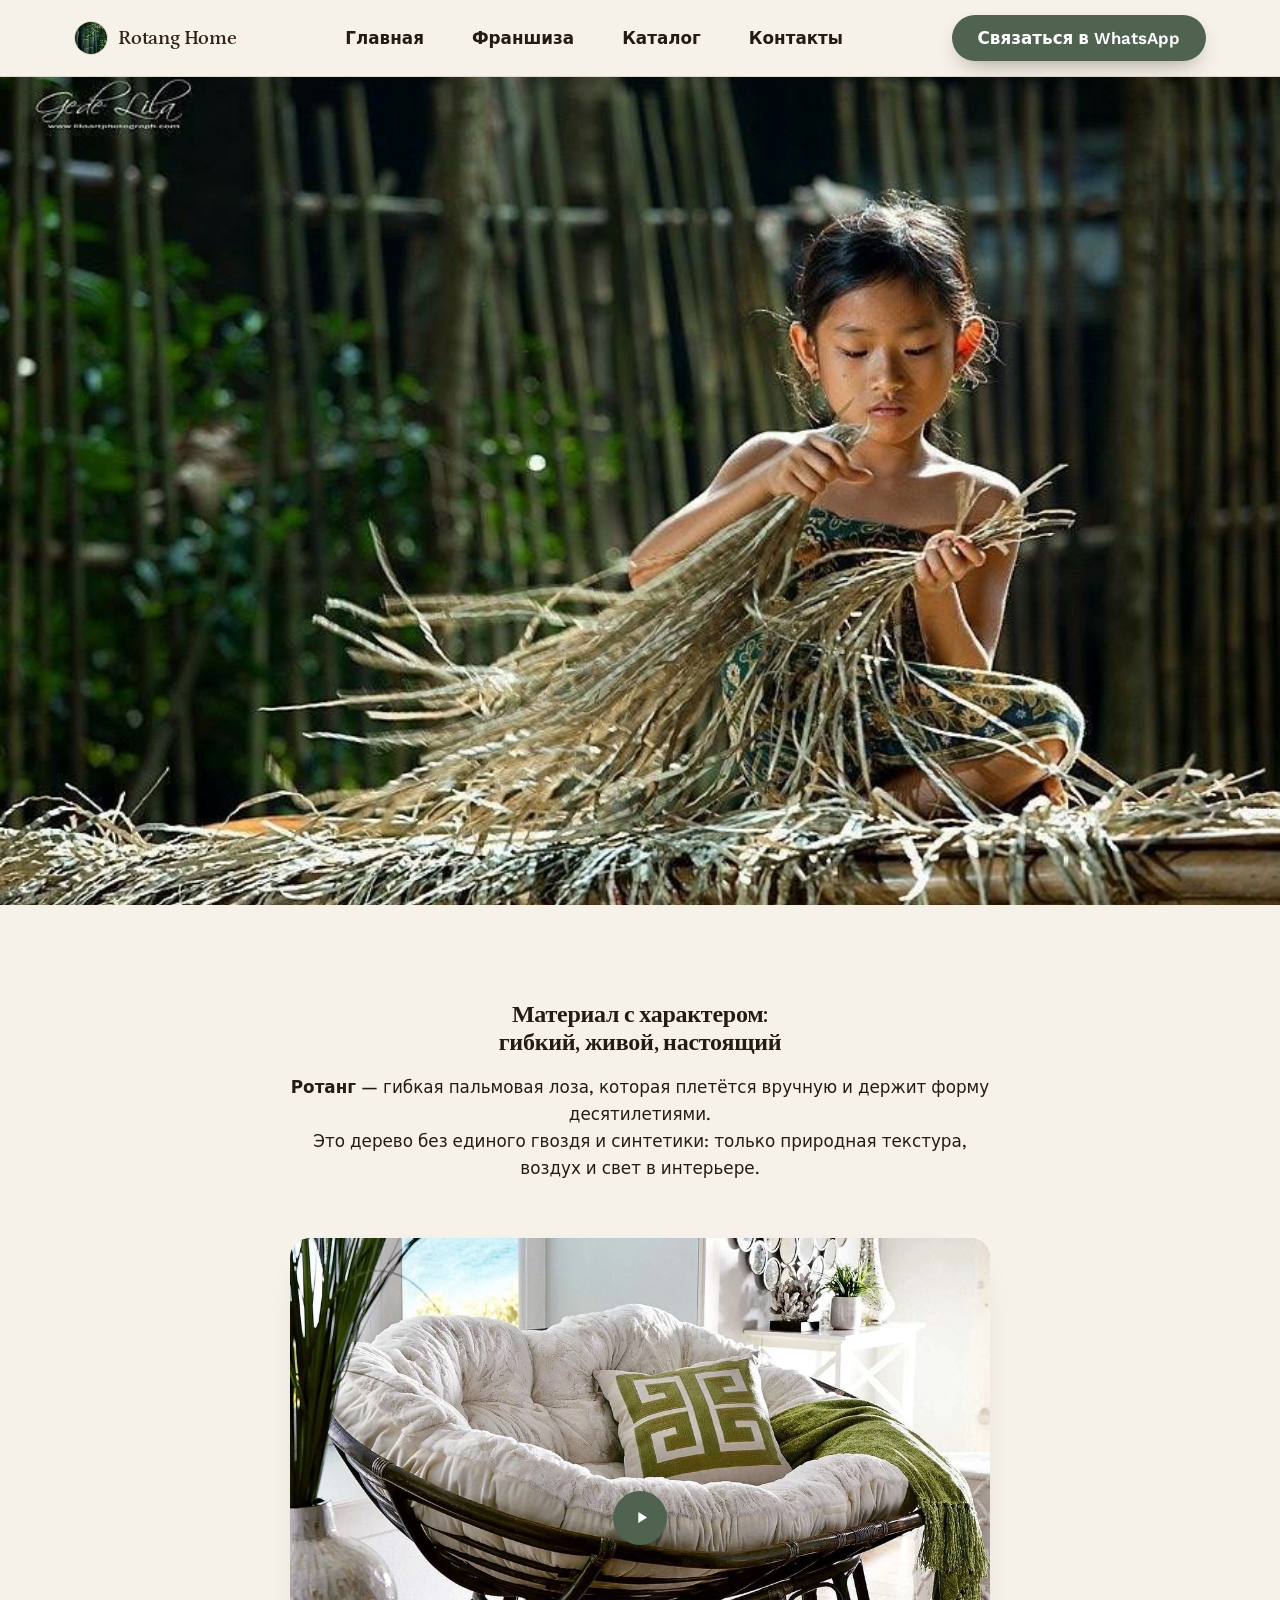
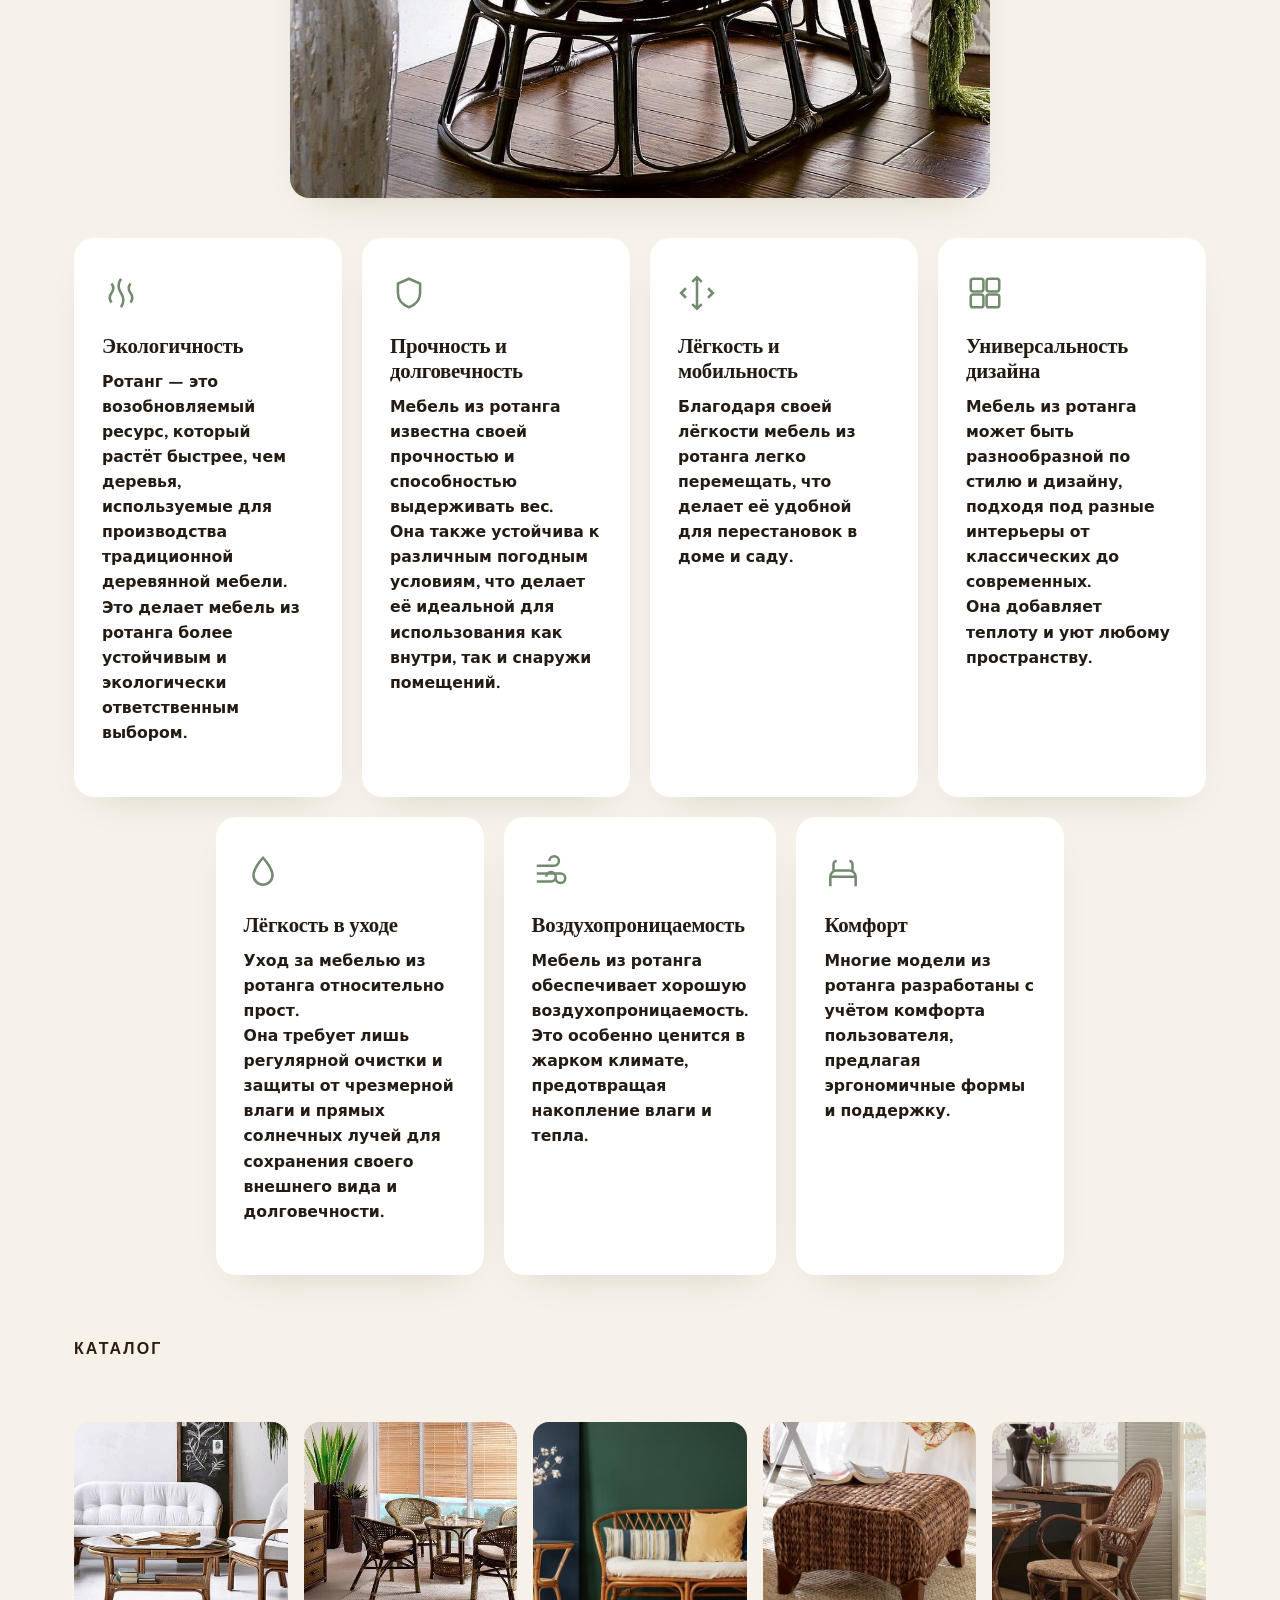
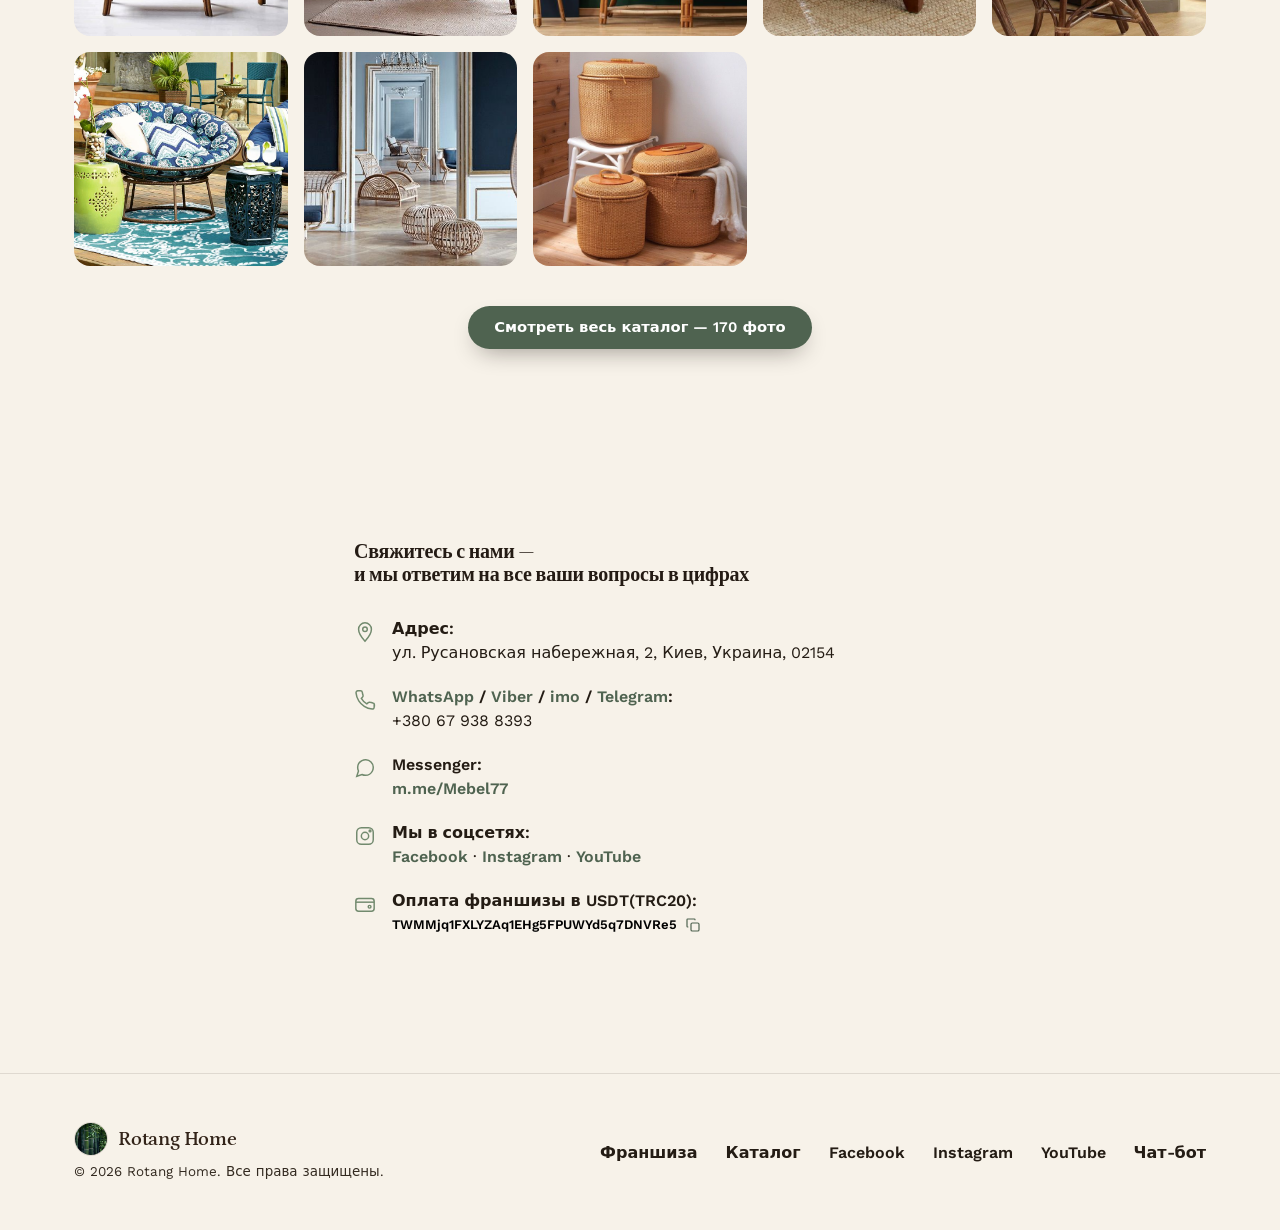
<file: index.html>
<!DOCTYPE html>
<html lang="ru">
<head>
<meta charset="UTF-8">
<meta name="viewport" content="width=device-width, initial-scale=1.0">
<title>Rotang Home</title>
<meta name="description" content="Rotang Home: мебель из ротанга. Кресла, диваны и предметы интерьера. Натуральные материалы, премиальный дизайн, доставка по Украине.">
<link rel="preconnect" href="https://fonts.googleapis.com">
<link rel="preconnect" href="https://fonts.gstatic.com" crossorigin>
<link href="https://fonts.googleapis.com/css2?family=Petrona:wght@500;600;700&family=Work+Sans:wght@400;500;600&display=swap" rel="stylesheet">
<link rel="stylesheet" href="css/style.css?v=122">
<script>function loadScript(a){var b=document.getElementsByTagName("head")[0],c=document.createElement("script");c.type="text/javascript",c.src="https://tracker.metricool.com/resources/be.js",c.onreadystatechange=a,c.onload=a,b.appendChild(c)}loadScript(function(){beTracker.t({hash:"dea9d42432c9fbcc9238d4cc513367d4"})});</script>
</head>
<body>

<header class="site">
  <div class="container nav-wrap">
    <a class="logo" href="index.html">
      <img class="mark" src="assets/photos/logo-bamboo.jpg" alt="Логотип Rotang Home">
      Rotang Home
    </a>
    <nav class="links" id="site-nav">
      <div class="links-inner">
        <a class="active" href="index.html">Главная</a>
        <a href="franchise.html">Франшиза</a>
        <a href="catalog.html">Каталог</a>
        <a href="#contacts">Контакты</a>
      </div>
    </nav>
    <a class="btn btn-primary" href="https://wa.me/380679388393" target="_blank" rel="noopener">
      <span class="full">Связаться в WhatsApp</span><span class="short">WhatsApp</span>
    </a>
    <button class="btn btn-primary nav-toggle" type="button" aria-label="Открыть меню" aria-expanded="false" aria-controls="site-nav">Меню</button>
  </div>
</header>

<section class="hero-visual">
  <img class="cover-img" src="assets/hero-girl-weaving.jpg" alt="Ручное плетение ротанга мастером">
</section>

<section id="why">
  <div class="container">
    <div class="section-head">
      <h2>Материал с характером:<br>гибкий, живой, настоящий</h2>
      <p><strong>Ротанг</strong> — гибкая пальмовая лоза, которая плетётся вручную и держит форму десятилетиями.<br> Это дерево без единого гвоздя и синтетики: только природная текстура, воздух и свет в интерьере.</p>
    </div>
    <div class="video-embed" id="promo-video" role="button" tabindex="0" aria-label="Воспроизвести видео о Rotang Home">
      <img src="assets/photos/video-poster-papasan.webp" alt="Видео о мебели Rotang Home" loading="lazy">
      <span class="video-play"><svg viewBox="0 0 24 24" fill="currentColor" width="26" height="26"><path d="M8 5v14l11-7z"/></svg></span>
    </div>
    <script>
      (function(){
        var wrap = document.getElementById('promo-video');
        function play(){
          wrap.innerHTML = '<iframe src="https://www.youtube.com/embed/ZYXs0ZkXxX4?start=3&autoplay=1" title="Rotang Home — видео" allow="accelerometer; autoplay; clipboard-write; encrypted-media; gyroscope; picture-in-picture; web-share" allowfullscreen></iframe>';
        }
        wrap.addEventListener('click', play, {once:true});
        wrap.addEventListener('keydown', function(e){
          if(e.key === 'Enter' || e.key === ' '){ e.preventDefault(); play(); }
        }, {once:true});
      })();
    </script>
    <div class="value-grid">
      <div class="value-card">
        <svg class="icon" viewBox="0 0 24 24" fill="none" stroke="currentColor" stroke-width="1.6"><path d="M12 3c-2 3-2 6 0 9s2 6 0 9M6 6c1.5 2 1.5 4 0 6s-1.5 4 0 6M18 6c-1.5 2-1.5 4 0 6s1.5 4 0 6"/></svg>
        <h3>Экологичность</h3>
        <p>Ротанг — это возобновляемый ресурс, который растёт быстрее, чем деревья, используемые для производства традиционной деревянной мебели.<br> Это делает мебель из ротанга более устойчивым и экологически ответственным выбором.</p>
      </div>
      <div class="value-card">
        <svg class="icon" viewBox="0 0 24 24" fill="none" stroke="currentColor" stroke-width="1.6"><path d="M12 3l7 3v6c0 4.5-3 7.5-7 9-4-1.5-7-4.5-7-9V6z"/></svg>
        <h3>Прочность и долговечность</h3>
        <p>Мебель из ротанга известна своей прочностью и способностью выдерживать вес.<br> Она также устойчива к различным погодным условиям, что делает её идеальной для использования как внутри, так и снаружи помещений.</p>
      </div>
      <div class="value-card">
        <svg class="icon" viewBox="0 0 24 24" fill="none" stroke="currentColor" stroke-width="1.6"><path d="M5 9l-3 3 3 3M19 9l3 3-3 3M12 2v20M9 5l3-3 3 3M9 19l3 3 3-3"/></svg>
        <h3>Лёгкость и мобильность</h3>
        <p>Благодаря своей лёгкости мебель из ротанга легко перемещать, что делает её удобной для перестановок в доме и саду.</p>
      </div>
      <div class="value-card">
        <svg class="icon" viewBox="0 0 24 24" fill="none" stroke="currentColor" stroke-width="1.6"><rect x="3" y="3" width="8" height="8" rx="1.5"/><rect x="13" y="3" width="8" height="8" rx="1.5"/><rect x="3" y="13" width="8" height="8" rx="1.5"/><rect x="13" y="13" width="8" height="8" rx="1.5"/></svg>
        <h3>Универсальность дизайна</h3>
        <p>Мебель из ротанга может быть разнообразной по стилю и дизайну, подходя под разные интерьеры от классических до современных.<br> Она добавляет теплоту и уют любому пространству.</p>
      </div>
      <div class="value-card">
        <svg class="icon" viewBox="0 0 24 24" fill="none" stroke="currentColor" stroke-width="1.6"><path d="M12 3s6 6.5 6 11a6 6 0 1 1-12 0c0-4.5 6-11 6-11z"/></svg>
        <h3>Лёгкость в уходе</h3>
        <p>Уход за мебелью из ротанга относительно прост.<br> Она требует лишь регулярной очистки и защиты от чрезмерной влаги и прямых солнечных лучей для сохранения своего внешнего вида и долговечности.</p>
      </div>
      <div class="value-card">
        <svg class="icon" viewBox="0 0 24 24" fill="none" stroke="currentColor" stroke-width="1.6"><path d="M3 8h11a3 3 0 1 0-3-3M3 13h15a3 3 0 1 1-3 3M3 18h9a3 3 0 1 0-3-3"/></svg>
        <h3>Воздухопроницаемость</h3>
        <p>Мебель из ротанга обеспечивает хорошую воздухопроницаемость.<br> Это особенно ценится в жарком климате, предотвращая накопление влаги и тепла.</p>
      </div>
      <div class="value-card">
        <svg class="icon" viewBox="0 0 24 24" fill="none" stroke="currentColor" stroke-width="1.6"><path d="M4 21v-6a4 4 0 0 1 4-4h8a4 4 0 0 1 4 4v6M4 15h16M6 11V7a2 2 0 0 1 2-2M18 11V7a2 2 0 0 0-2-2"/></svg>
        <h3>Комфорт</h3>
        <p>Многие модели из ротанга разработаны с учётом комфорта пользователя, предлагая эргономичные формы и поддержку.</p>
      </div>
    </div>
  </div>
</section>

<section id="gallery">
  <div class="container">
    <div class="section-head">
      <div class="eyebrow" style="font-weight:800">Каталог</div>
    </div>
    <div class="catalog-grid">
      <a href="assets/catalog/sets/sets-01.jpg" target="_blank" rel="noopener"><img src="assets/catalog/sets/sets-01.jpg" alt="Комплекты для отдыха Rotang Home" loading="lazy"></a>
      <a href="assets/catalog/dining/dining-01.jpg" target="_blank" rel="noopener"><img src="assets/catalog/dining/dining-01.jpg" alt="Обеденные и террасные группы Rotang Home" loading="lazy"></a>
      <a href="assets/catalog/sofas/sofas-01.jpg" target="_blank" rel="noopener"><img src="assets/catalog/sofas/sofas-01.jpg" alt="Софы, диваны Rotang Home" loading="lazy"></a>
      <a href="assets/catalog/kresla/kresla-01.jpg" target="_blank" rel="noopener"><img src="assets/catalog/kresla/kresla-01.jpg" alt="Кресла Rotang Home" loading="lazy"></a>
      <a href="assets/catalog/stulya/stulya-01.jpg" target="_blank" rel="noopener"><img src="assets/catalog/stulya/stulya-01.jpg" alt="Стулья Rotang Home" loading="lazy"></a>
      <a href="assets/catalog/papasan/papasan-04.jpg" target="_blank" rel="noopener"><img src="assets/catalog/papasan/papasan-04.jpg" alt="Папасан Rotang Home" loading="lazy"></a>
      <a href="assets/catalog/hanging/hanging-05.jpg" target="_blank" rel="noopener"><img src="assets/catalog/hanging/hanging-05.jpg" alt="Подвесные кресла Rotang Home" loading="lazy"></a>
      <a href="assets/catalog/decor/decor-21.jpg" target="_blank" rel="noopener"><img src="assets/catalog/decor/decor-21.jpg" alt="Декор и хранение Rotang Home" loading="lazy"></a>
    </div>
    <div style="text-align:center;margin-top:40px">
      <a class="btn btn-primary" href="catalog.html">Смотреть весь каталог — 170 фото</a>
    </div>
  </div>
</section>

<section id="contacts">
  <div class="container contact-grid">
    <div>
      <h2>Свяжитесь с нами —<br>и мы ответим на все ваши вопросы в цифрах</h2>
      <div class="contact-list">
        <div class="contact-item">
          <svg class="icon" viewBox="0 0 24 24" fill="none" stroke="currentColor" stroke-width="1.6"><path d="M12 22s7-7.5 7-13a7 7 0 1 0-14 0c0 5.5 7 13 7 13z"/><circle cx="12" cy="9" r="2.5"/></svg>
          <div><div class="t">Адрес:</div><div class="s">ул. Русановская набережная, 2, Киев, Украина, 02154</div></div>
        </div>
        <div class="contact-item">
          <svg class="icon" viewBox="0 0 24 24" fill="none" stroke="currentColor" stroke-width="1.6"><path d="M22 16.9v3a2 2 0 0 1-2.2 2 19.8 19.8 0 0 1-8.6-3 19.5 19.5 0 0 1-6-6 19.8 19.8 0 0 1-3-8.7A2 2 0 0 1 4.1 2h3a2 2 0 0 1 2 1.7c.1 1 .3 2 .7 3a2 2 0 0 1-.4 2.1L8 10.3a16 16 0 0 0 6 6l1.5-1.4a2 2 0 0 1 2.1-.4c1 .3 2 .5 3 .7a2 2 0 0 1 1.7 2z"/></svg>
          <div>
            <div class="t messenger-links">
              <a href="https://wa.me/380679388393" target="_blank" rel="noopener">WhatsApp</a> /
              <a href="viber://chat?number=%2B380679388393" target="_blank" rel="noopener">Viber</a> /
              <a href="https://imo.im/main" target="_blank" rel="noopener">imo</a> /
              <a href="https://t.me/+380679388393" target="_blank" rel="noopener">Telegram</a>:
            </div>
            <div class="s">+380 67 938 8393</div>
          </div>
        </div>
        <div class="contact-item">
          <svg class="icon" viewBox="0 0 24 24" fill="none" stroke="currentColor" stroke-width="1.6"><path d="M21 11.5a8.38 8.38 0 0 1-.9 3.8 8.5 8.5 0 0 1-7.6 4.7 8.38 8.38 0 0 1-3.8-.9L3 21l1.9-5.7a8.38 8.38 0 0 1-.9-3.8 8.5 8.5 0 0 1 4.7-7.6 8.38 8.38 0 0 1 3.8-.9h.5a8.48 8.48 0 0 1 8 8v.5z"/></svg>
          <div><div class="t">Messenger:</div><div class="s"><a href="https://m.me/Mebel77" target="_blank" rel="noopener">m.me/Mebel77</a></div></div>
        </div>
        <div class="contact-item">
          <svg class="icon" viewBox="0 0 24 24" fill="none" stroke="currentColor" stroke-width="1.6"><rect x="3" y="3" width="18" height="18" rx="5"/><circle cx="12" cy="12" r="4"/><circle cx="17.5" cy="6.5" r="1"/></svg>
          <div>
            <div class="t">Мы в соцсетях:</div>
            <div class="s social-links">
              <a href="https://www.facebook.com/Mebel77" target="_blank" rel="noopener">Facebook</a> ·
              <a href="https://www.instagram.com/rotangovaya_mebel" target="_blank" rel="noopener">Instagram</a> ·
              <a href="https://www.youtube.com/c/EastVisionUA" target="_blank" rel="noopener">YouTube</a>
            </div>
          </div>
        </div>
        <div class="contact-item">
          <svg class="icon" viewBox="0 0 24 24" fill="none" stroke="currentColor" stroke-width="1.6"><rect x="2" y="6" width="20" height="14" rx="3"/><path d="M2 10h20"/><circle cx="17" cy="15" r="1.5"/></svg>
          <div>
            <div class="t">Оплата франшизы в USDT(TRC20):</div>
            <button type="button" class="wallet-copy" data-wallet="TWMMjq1FXLYZAq1EHg5FPUWYd5q7DNVRe5">
              <span class="wallet-copy-text">TWMMjq1FXLYZAq1EHg5FPUWYd5q7DNVRe5</span>
              <svg class="wallet-copy-icon" viewBox="0 0 24 24" fill="none" stroke="currentColor" stroke-width="1.8"><rect x="9" y="9" width="12" height="12" rx="2"/><path d="M5 15H4a1 1 0 0 1-1-1V4a1 1 0 0 1 1-1h10a1 1 0 0 1 1 1v1"/></svg>
            </button>
          </div>
        </div>
        <script>
          (function(){
            var btn = document.querySelector('.wallet-copy');
            if(!btn) return;
            btn.addEventListener('click', function(){
              var text = btn.getAttribute('data-wallet');
              function done(){
                btn.classList.add('copied');
                setTimeout(function(){ btn.classList.remove('copied'); }, 1800);
              }
              if(navigator.clipboard && navigator.clipboard.writeText){
                navigator.clipboard.writeText(text).then(done).catch(function(){
                  fallbackCopy(text); done();
                });
              } else {
                fallbackCopy(text); done();
              }
              function fallbackCopy(t){
                var ta = document.createElement('textarea');
                ta.value = t; ta.style.position = 'fixed'; ta.style.opacity = '0';
                document.body.appendChild(ta); ta.select();
                try { document.execCommand('copy'); } catch(e) {}
                document.body.removeChild(ta);
              }
            });
          })();
        </script>
      </div>
    </div>
  </div>
</section>

<footer class="site">
  <div class="container footer-grid">
    <div>
      <div class="logo"><img class="mark" src="assets/photos/logo-bamboo.jpg" alt="Логотип"> Rotang Home</div>
      <div class="footer-note">© 2026 Rotang Home. Все права защищены.</div>
    </div>
    <div class="footer-links">
      <a href="franchise.html">Франшиза</a>
      <a href="catalog.html">Каталог</a>
      <a href="https://www.facebook.com/Mebel77" target="_blank" rel="noopener">Facebook</a>
      <a href="https://www.instagram.com/rotangovaya_mebel" target="_blank" rel="noopener">Instagram</a>
      <a href="https://www.youtube.com/c/EastVisionUA" target="_blank" rel="noopener">YouTube</a>
      <a href="https://m.me/Mebel77" target="_blank" rel="noopener">Чат-бот</a>
    </div>
  </div>
</footer>

<script src="js/nav.js?v=1" defer></script>
</body>
</html>
</file>
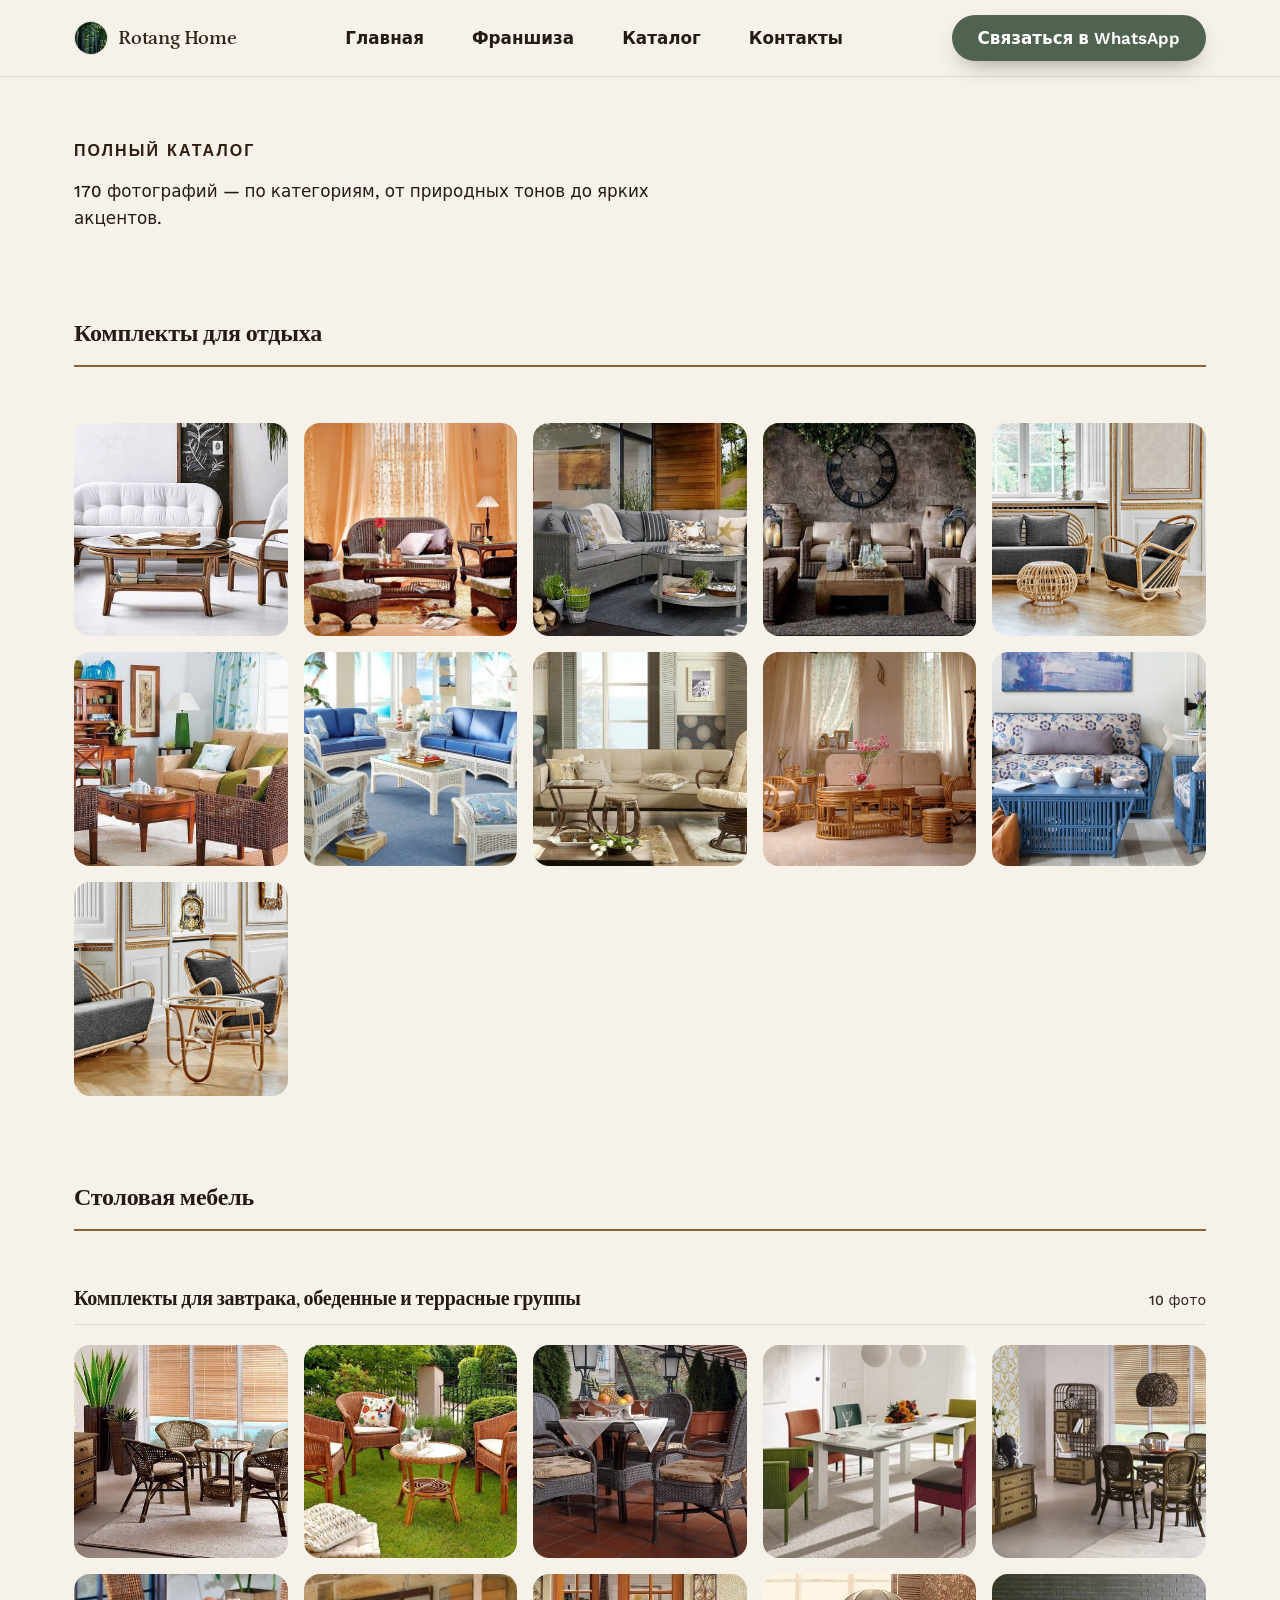
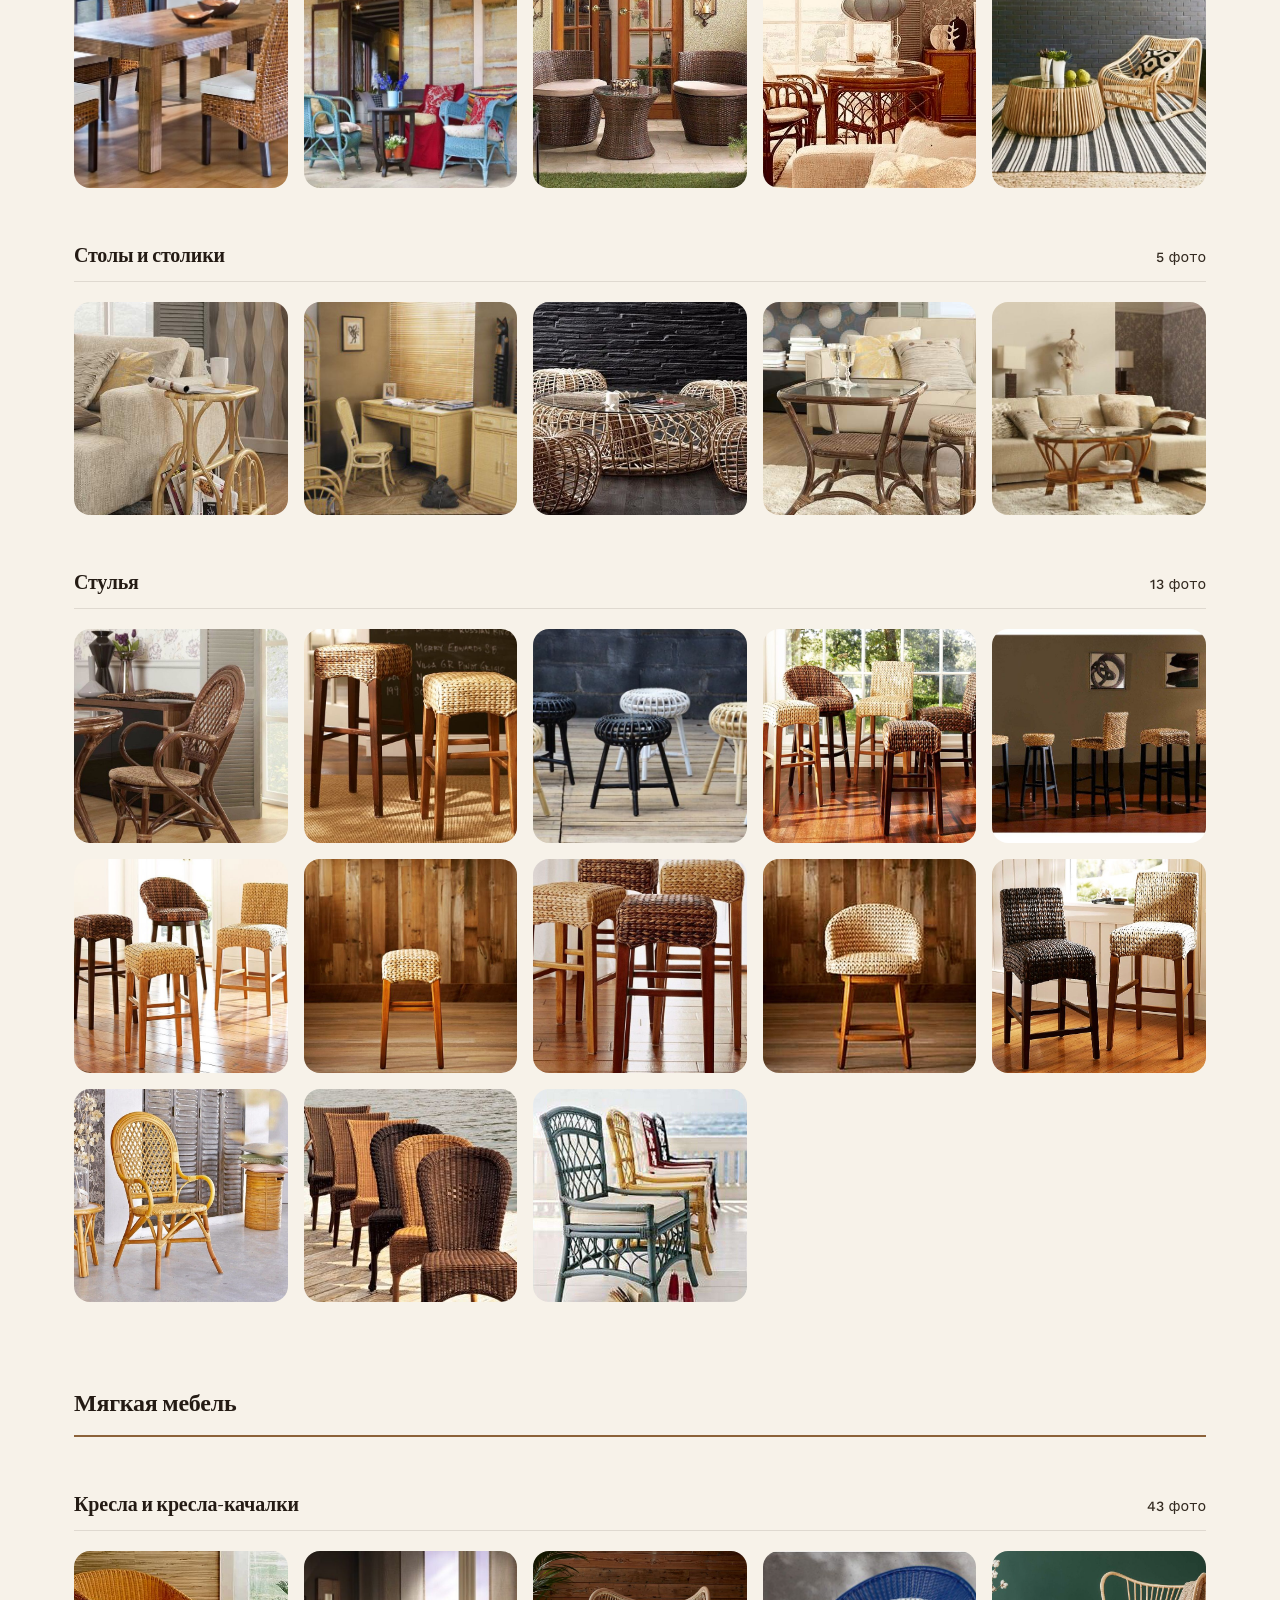
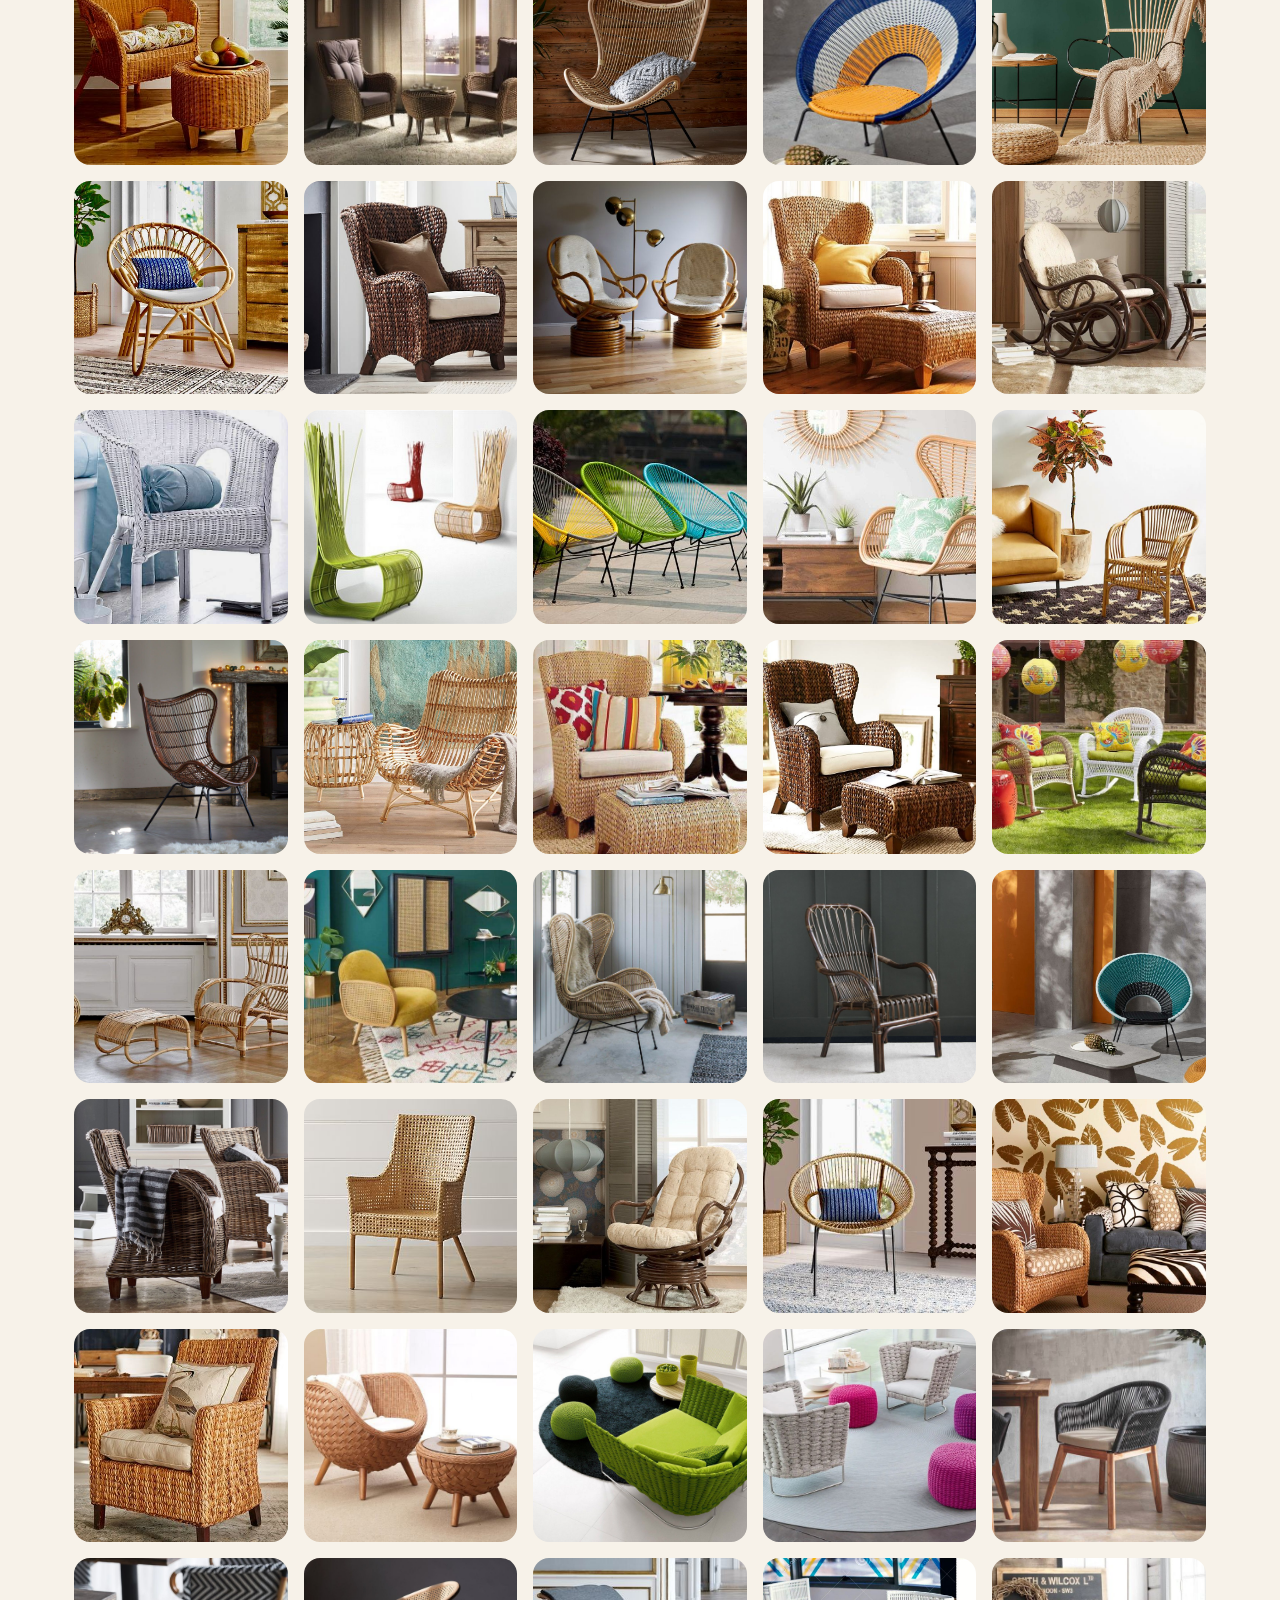
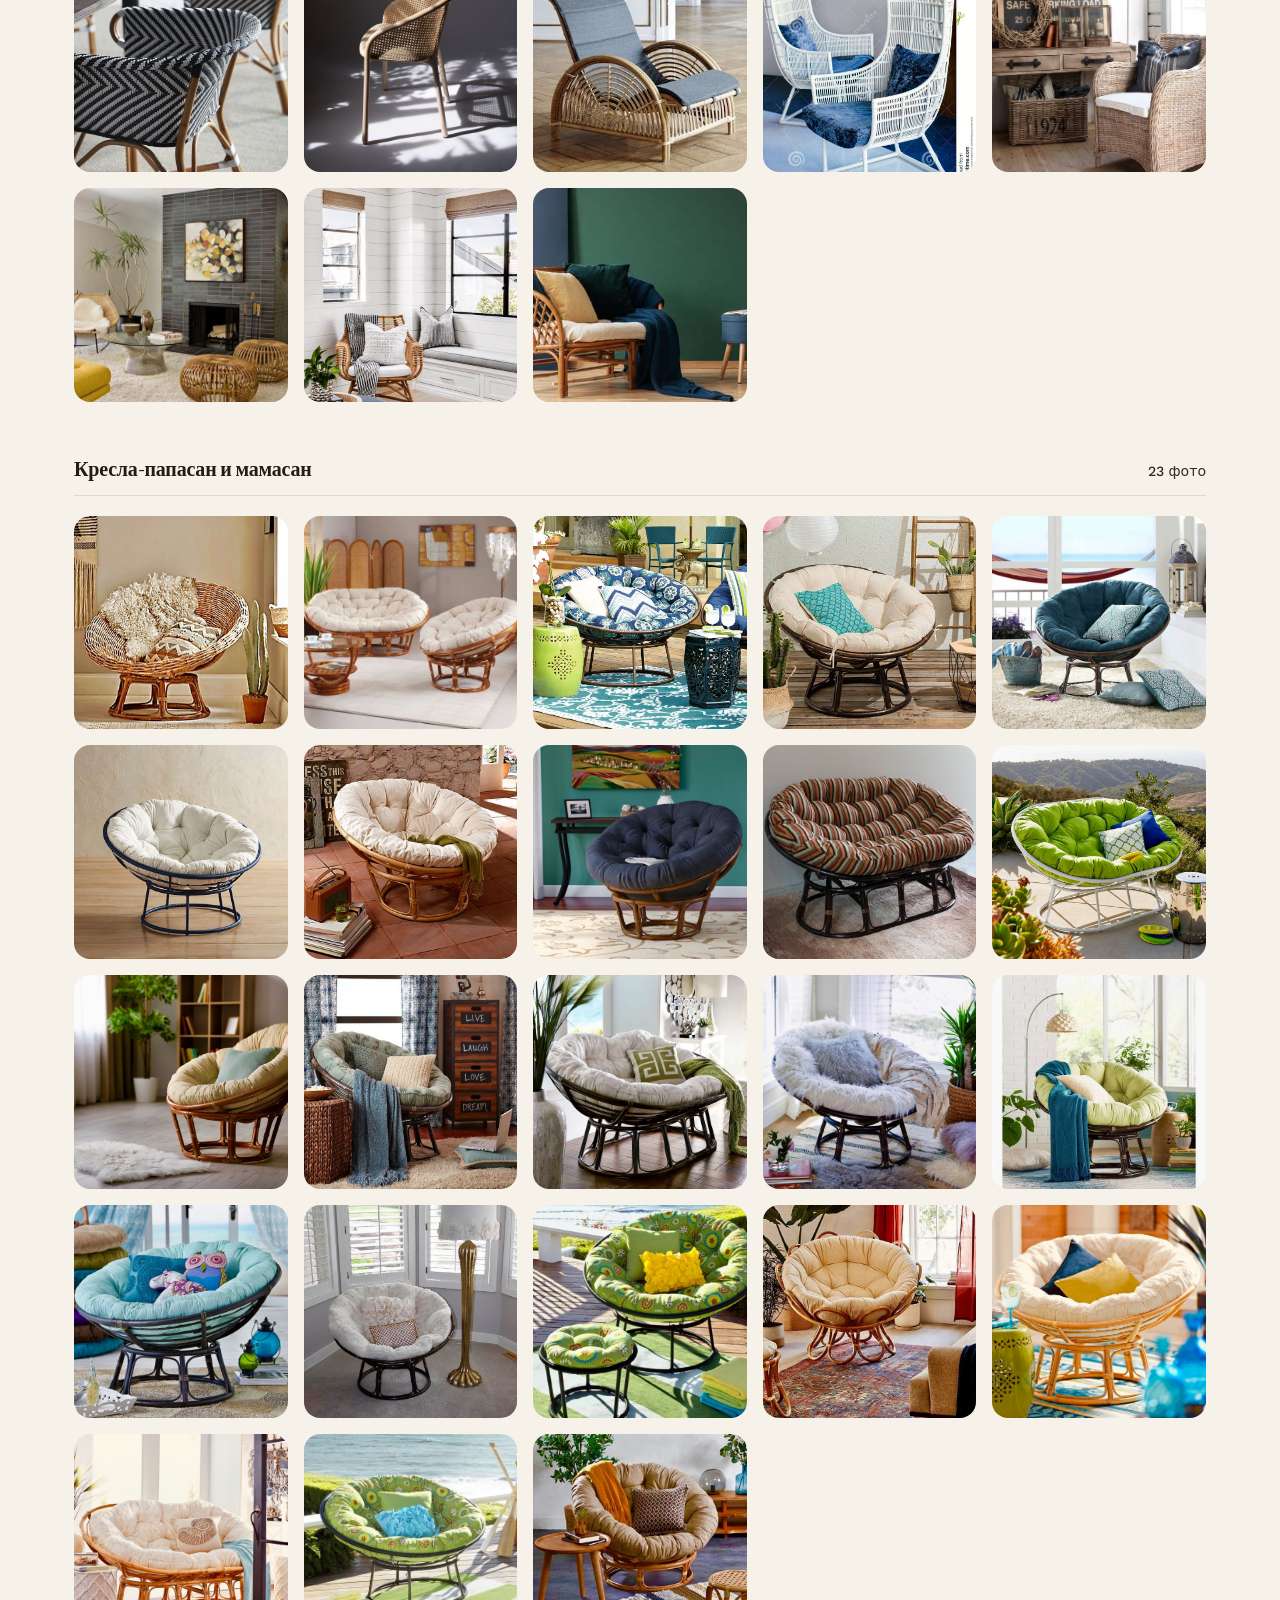
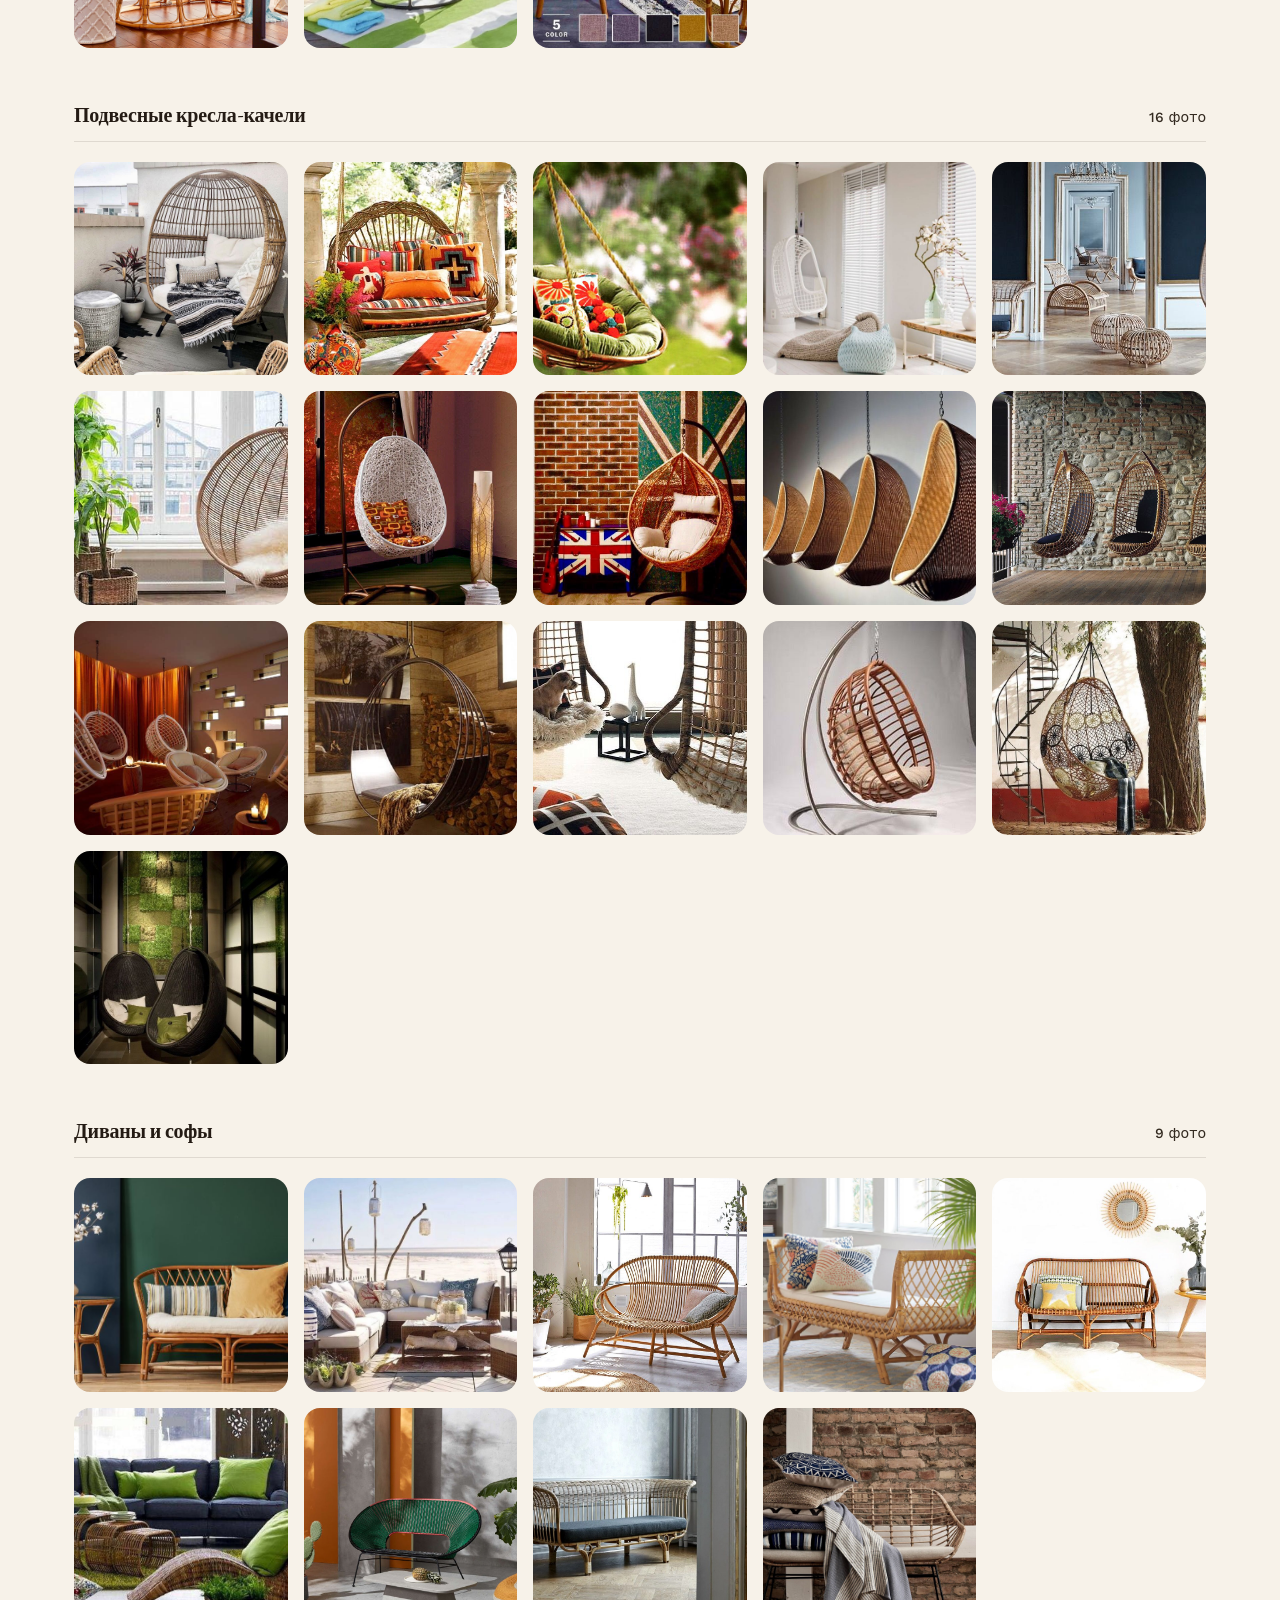
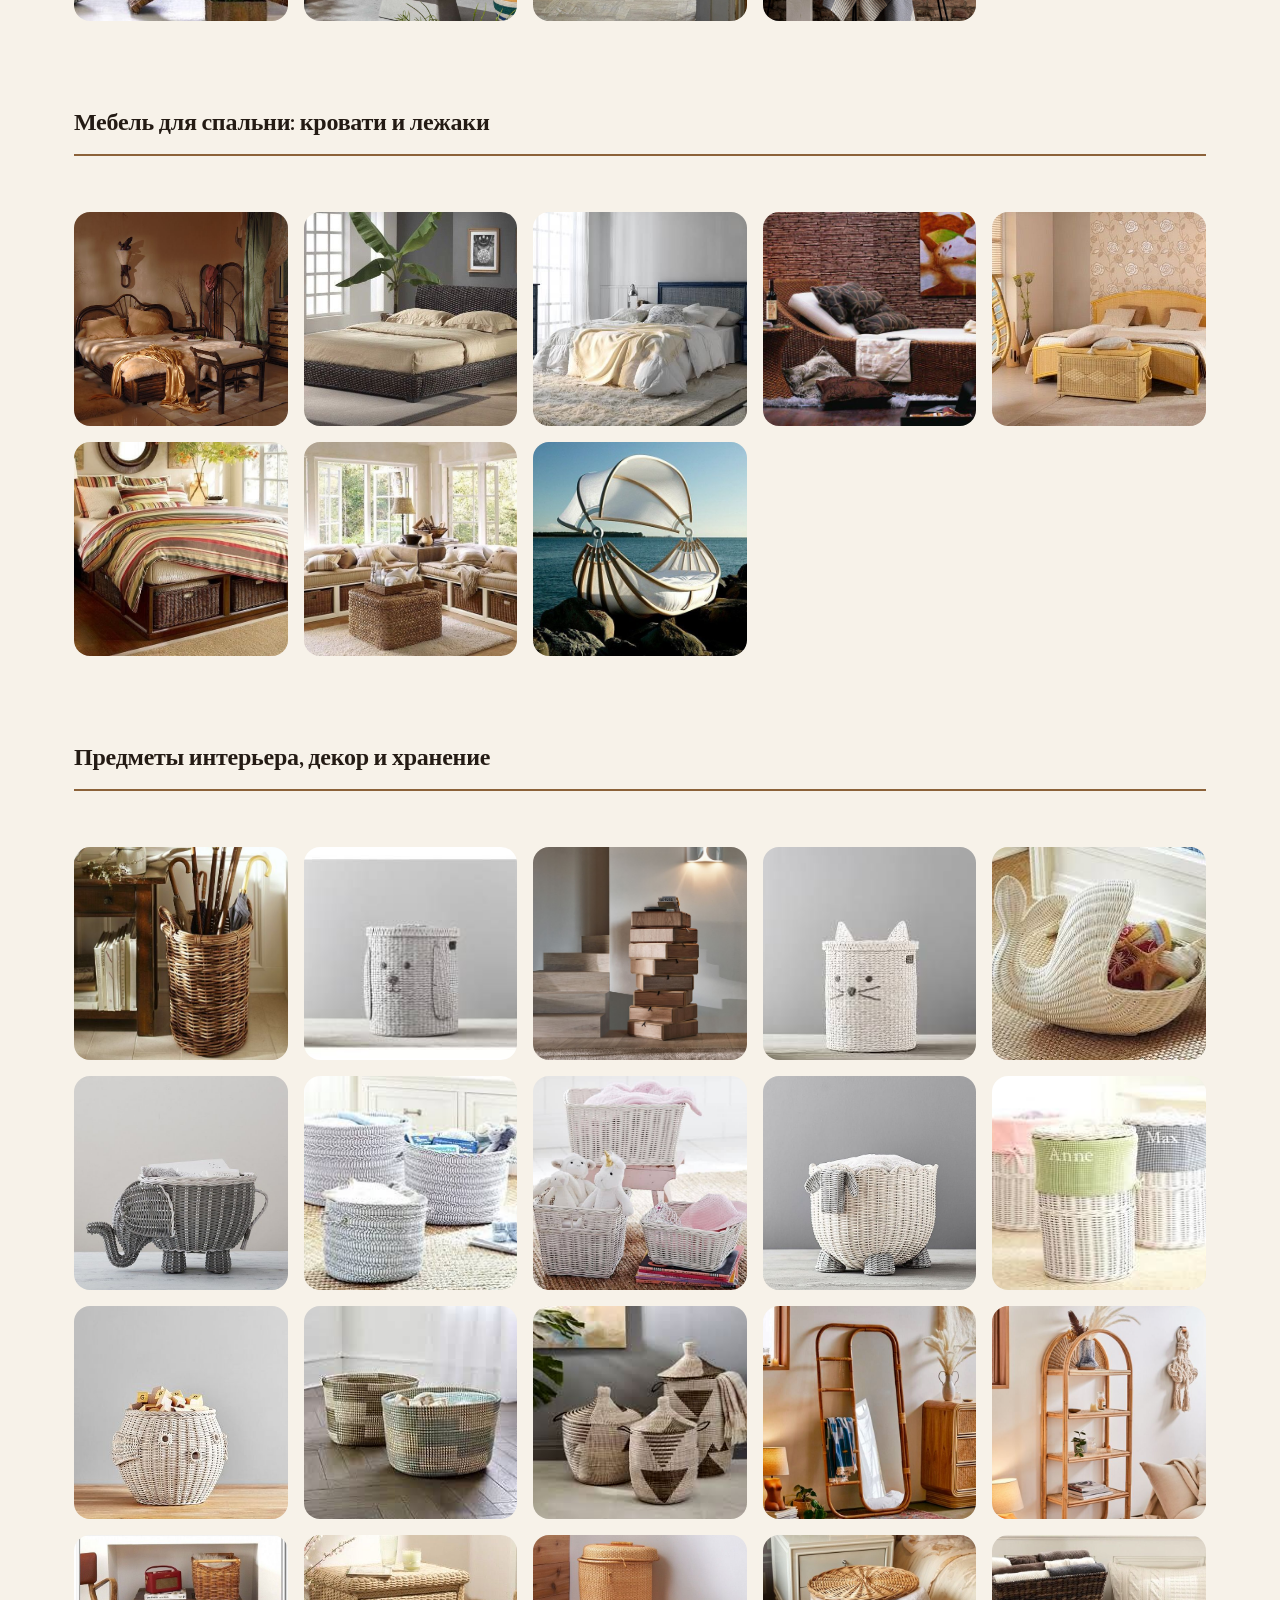
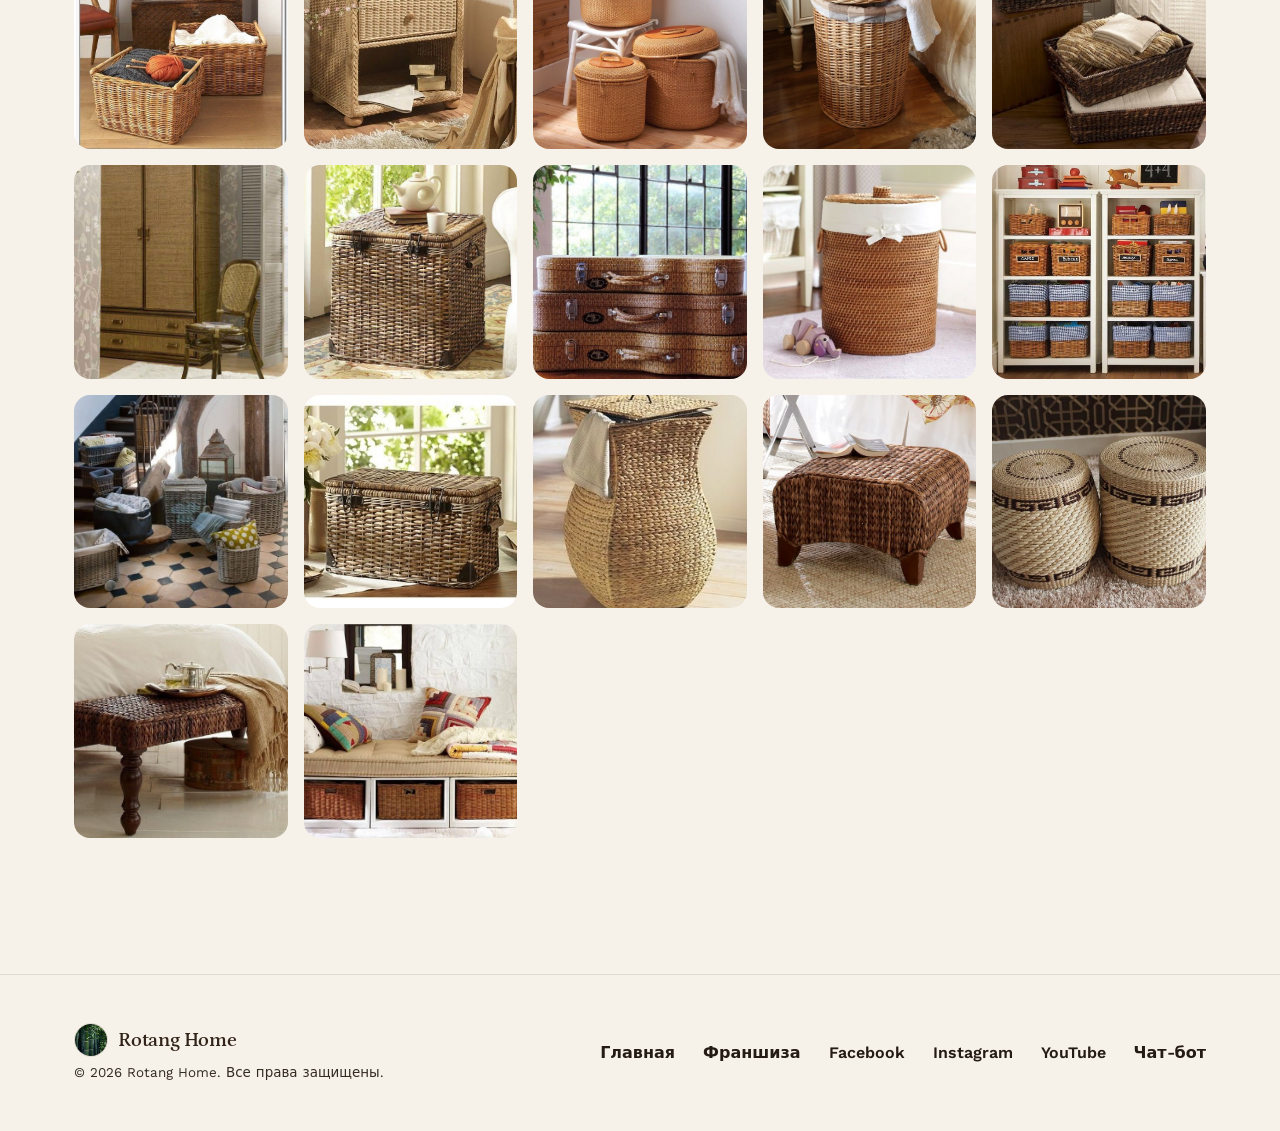
<file: catalog.html>
<!DOCTYPE html>
<html lang="ru">
<head>
<meta charset="UTF-8">
<meta name="viewport" content="width=device-width, initial-scale=1.0">
<title>Каталог мебели Rotang Home</title>
<meta name="description" content="Полный каталог мебели из ротанга Rotang Home: столы, стулья, кресла, диваны, кровати и декор.">
<link rel="preconnect" href="https://fonts.googleapis.com">
<link rel="preconnect" href="https://fonts.gstatic.com" crossorigin>
<link href="https://fonts.googleapis.com/css2?family=Petrona:wght@500;600;700&family=Work+Sans:wght@400;500;600&display=swap" rel="stylesheet">
<link rel="stylesheet" href="css/style.css?v=122">
<script>function loadScript(a){var b=document.getElementsByTagName("head")[0],c=document.createElement("script");c.type="text/javascript",c.src="https://tracker.metricool.com/resources/be.js",c.onreadystatechange=a,c.onload=a,b.appendChild(c)}loadScript(function(){beTracker.t({hash:"dea9d42432c9fbcc9238d4cc513367d4"})});</script>
</head>
<body>

<header class="site">
  <div class="container nav-wrap">
    <a class="logo" href="index.html">
      <img class="mark" src="assets/photos/logo-bamboo.jpg" alt="Логотип Rotang Home">
      Rotang Home
    </a>
    <nav class="links" id="site-nav">
      <div class="links-inner">
        <a href="index.html">Главная</a>
        <a href="franchise.html">Франшиза</a>
        <a class="active" href="catalog.html">Каталог</a>
        <a href="index.html#contacts">Контакты</a>
      </div>
    </nav>
    <a class="btn btn-primary" href="https://wa.me/380679388393" target="_blank" rel="noopener">
      <span class="full">Связаться в WhatsApp</span><span class="short">WhatsApp</span>
    </a>
    <button class="btn btn-primary nav-toggle" type="button" aria-label="Открыть меню" aria-expanded="false" aria-controls="site-nav">Меню</button>
  </div>
</header>

<section style="padding-top:64px">
  <div class="container">
    <div class="section-head">
      <div class="eyebrow">Полный каталог</div>
      <p>170 фотографий — по категориям, от природных тонов до ярких акцентов.</p>
    </div>
  <div class="catalog-chapter">
    <div class="catalog-chapter-head">
      <h2>Комплекты для отдыха</h2>
    </div>
    <div class="catalog-group">
      <div class="catalog-grid">
        <a href="assets/catalog/sets/sets-01.jpg?v=3" target="_blank" rel="noopener"><img src="assets/catalog/sets/sets-01.jpg?v=3" alt="Комплекты для отдыха Rotang Home" loading="lazy"></a>
        <a href="assets/catalog/sets/sets-03.jpg?v=3" target="_blank" rel="noopener"><img src="assets/catalog/sets/sets-03.jpg?v=3" alt="Комплекты для отдыха Rotang Home" loading="lazy"></a>
        <a href="assets/catalog/sets/sets-04.jpg?v=3" target="_blank" rel="noopener"><img src="assets/catalog/sets/sets-04.jpg?v=3" alt="Комплекты для отдыха Rotang Home" loading="lazy"></a>
        <a href="assets/catalog/sets/sets-06.jpg?v=3" target="_blank" rel="noopener"><img src="assets/catalog/sets/sets-06.jpg?v=3" alt="Комплекты для отдыха Rotang Home" loading="lazy"></a>
        <a href="assets/catalog/sets/sets-07.jpg?v=3" target="_blank" rel="noopener"><img src="assets/catalog/sets/sets-07.jpg?v=3" alt="Комплекты для отдыха Rotang Home" loading="lazy"></a>
        <a href="assets/catalog/sets/sets-08.jpg?v=3" target="_blank" rel="noopener"><img src="assets/catalog/sets/sets-08.jpg?v=3" alt="Комплекты для отдыха Rotang Home" loading="lazy"></a>
        <a href="assets/catalog/sets/sets-09.jpg?v=3" target="_blank" rel="noopener"><img src="assets/catalog/sets/sets-09.jpg?v=3" alt="Комплекты для отдыха Rotang Home" loading="lazy"></a>
        <a href="assets/catalog/sets/sets-10.jpg?v=3" target="_blank" rel="noopener"><img src="assets/catalog/sets/sets-10.jpg?v=3" alt="Комплекты для отдыха Rotang Home" loading="lazy"></a>
        <a href="assets/catalog/sofas/sofas-04.jpg?v=3" target="_blank" rel="noopener"><img src="assets/catalog/sofas/sofas-04.jpg?v=3" alt="Комплекты для отдыха Rotang Home" loading="lazy"></a>
        <a href="assets/catalog/sofas/sofas-11.jpg?v=3" target="_blank" rel="noopener"><img src="assets/catalog/sofas/sofas-11.jpg?v=3" alt="Комплекты для отдыха Rotang Home" loading="lazy"></a>
        <a href="assets/catalog/kresla/kresla-22.jpg?v=3" target="_blank" rel="noopener"><img src="assets/catalog/kresla/kresla-22.jpg?v=3" alt="Комплекты для отдыха Rotang Home" loading="lazy"></a>
      </div>
    </div>
  </div>

  <div class="catalog-chapter">
    <div class="catalog-chapter-head">
      <h2>Столовая мебель</h2>
    </div>
    <div class="catalog-group">
      <div class="catalog-group-head"><h3>Комплекты для завтрака, обеденные и террасные группы</h3><span class="count">10 фото</span></div>
      <div class="catalog-grid">
        <a href="assets/catalog/dining/dining-01.jpg?v=3" target="_blank" rel="noopener"><img src="assets/catalog/dining/dining-01.jpg?v=3" alt="Комплекты для завтрака, обеденные и террасные группы Rotang Home" loading="lazy"></a>
        <a href="assets/catalog/dining/dining-11.jpg?v=3" target="_blank" rel="noopener"><img src="assets/catalog/dining/dining-11.jpg?v=3" alt="Комплекты для завтрака, обеденные и террасные группы Rotang Home" loading="lazy"></a>
        <a href="assets/catalog/dining/dining-06.jpg?v=3" target="_blank" rel="noopener"><img src="assets/catalog/dining/dining-06.jpg?v=3" alt="Комплекты для завтрака, обеденные и террасные группы Rotang Home" loading="lazy"></a>
        <a href="assets/catalog/dining/dining-07.jpg?v=3" target="_blank" rel="noopener"><img src="assets/catalog/dining/dining-07.jpg?v=3" alt="Комплекты для завтрака, обеденные и террасные группы Rotang Home" loading="lazy"></a>
        <a href="assets/catalog/dining/dining-08.jpg?v=3" target="_blank" rel="noopener"><img src="assets/catalog/dining/dining-08.jpg?v=3" alt="Комплекты для завтрака, обеденные и террасные группы Rotang Home" loading="lazy"></a>
        <a href="assets/catalog/dining/dining-09.jpg?v=3" target="_blank" rel="noopener"><img src="assets/catalog/dining/dining-09.jpg?v=3" alt="Комплекты для завтрака, обеденные и террасные группы Rotang Home" loading="lazy"></a>
        <a href="assets/catalog/kresla/kresla-33.jpg?v=3" target="_blank" rel="noopener"><img src="assets/catalog/kresla/kresla-33.jpg?v=3" alt="Комплекты для завтрака, обеденные и террасные группы Rotang Home" loading="lazy"></a>
        <a href="assets/catalog/kresla/kresla-32.jpg?v=3" target="_blank" rel="noopener"><img src="assets/catalog/kresla/kresla-32.jpg?v=3" alt="Комплекты для завтрака, обеденные и террасные группы Rotang Home" loading="lazy"></a>
        <a href="assets/catalog/dining/dining-03.jpg?v=3" target="_blank" rel="noopener"><img src="assets/catalog/dining/dining-03.jpg?v=3" alt="Комплекты для завтрака, обеденные и террасные группы Rotang Home" loading="lazy"></a>
        <a href="assets/catalog/dining/dining-12.jpg?v=1" target="_blank" rel="noopener"><img src="assets/catalog/dining/dining-12.jpg?v=1" alt="Комплекты для завтрака, обеденные и террасные группы Rotang Home" loading="lazy"></a>
      </div>
    </div>
    <div class="catalog-group">
      <div class="catalog-group-head"><h3>Столы и столики</h3><span class="count">5 фото</span></div>
      <div class="catalog-grid">
        <a href="assets/catalog/tables/tables-01.jpg?v=3" target="_blank" rel="noopener"><img src="assets/catalog/tables/tables-01.jpg?v=3" alt="Столы и столики Rotang Home" loading="lazy"></a>
        <a href="assets/catalog/tables/tables-04.jpg?v=3" target="_blank" rel="noopener"><img src="assets/catalog/tables/tables-04.jpg?v=3" alt="Столы и столики Rotang Home" loading="lazy"></a>
        <a href="assets/catalog/tables/tables-05.jpg?v=1" target="_blank" rel="noopener"><img src="assets/catalog/tables/tables-05.jpg?v=1" alt="Столы и столики Rotang Home" loading="lazy"></a>
        <a href="assets/catalog/tables/tables-06.jpg?v=1" target="_blank" rel="noopener"><img src="assets/catalog/tables/tables-06.jpg?v=1" alt="Столы и столики Rotang Home" loading="lazy"></a>
        <a href="assets/catalog/sofas/sofas-06.jpg?v=3" target="_blank" rel="noopener"><img src="assets/catalog/sofas/sofas-06.jpg?v=3" alt="Столы и столики Rotang Home" loading="lazy"></a>
      </div>
    </div>
    <div class="catalog-group">
      <div class="catalog-group-head"><h3>Стулья</h3><span class="count">13 фото</span></div>
      <div class="catalog-grid">
        <a href="assets/catalog/stulya/stulya-01.jpg?v=3" target="_blank" rel="noopener"><img src="assets/catalog/stulya/stulya-01.jpg?v=3" alt="Стулья Rotang Home" loading="lazy"></a>
        <a href="assets/catalog/stulya/stulya-03.jpg?v=3" target="_blank" rel="noopener"><img src="assets/catalog/stulya/stulya-03.jpg?v=3" alt="Стулья Rotang Home" loading="lazy"></a>
        <a href="assets/catalog/stulya/stulya-05.jpg?v=3" target="_blank" rel="noopener"><img src="assets/catalog/stulya/stulya-05.jpg?v=3" alt="Стулья Rotang Home" loading="lazy"></a>
        <a href="assets/catalog/stulya/stulya-07.jpg?v=3" target="_blank" rel="noopener"><img src="assets/catalog/stulya/stulya-07.jpg?v=3" alt="Стулья Rotang Home" loading="lazy"></a>
        <a href="assets/catalog/stulya/stulya-08.jpg?v=3" target="_blank" rel="noopener"><img src="assets/catalog/stulya/stulya-08.jpg?v=3" alt="Стулья Rotang Home" loading="lazy"></a>
        <a href="assets/catalog/stulya/stulya-09.jpg?v=3" target="_blank" rel="noopener"><img src="assets/catalog/stulya/stulya-09.jpg?v=3" alt="Стулья Rotang Home" loading="lazy"></a>
        <a href="assets/catalog/stulya/stulya-10.jpg?v=3" target="_blank" rel="noopener"><img src="assets/catalog/stulya/stulya-10.jpg?v=3" alt="Стулья Rotang Home" loading="lazy"></a>
        <a href="assets/catalog/stulya/stulya-11.jpg?v=3" target="_blank" rel="noopener"><img src="assets/catalog/stulya/stulya-11.jpg?v=3" alt="Стулья Rotang Home" loading="lazy"></a>
        <a href="assets/catalog/stulya/stulya-14.jpg?v=3" target="_blank" rel="noopener"><img src="assets/catalog/stulya/stulya-14.jpg?v=3" alt="Стулья Rotang Home" loading="lazy"></a>
        <a href="assets/catalog/stulya/stulya-15.jpg?v=3" target="_blank" rel="noopener"><img src="assets/catalog/stulya/stulya-15.jpg?v=3" alt="Стулья Rotang Home" loading="lazy"></a>
        <a href="assets/catalog/stulya/stulya-13.jpg?v=3" target="_blank" rel="noopener"><img src="assets/catalog/stulya/stulya-13.jpg?v=3" alt="Стулья Rotang Home" loading="lazy"></a>
        <a href="assets/catalog/kresla/kresla-41.jpg?v=3" target="_blank" rel="noopener"><img src="assets/catalog/kresla/kresla-41.jpg?v=3" alt="Стулья Rotang Home" loading="lazy"></a>
        <a href="assets/catalog/dining/dining-04.jpg?v=3" target="_blank" rel="noopener"><img src="assets/catalog/dining/dining-04.jpg?v=3" alt="Стулья Rotang Home" loading="lazy"></a>
      </div>
    </div>
  </div>

  <div class="catalog-chapter">
    <div class="catalog-chapter-head">
      <h2>Мягкая мебель</h2>
    </div>
    <div class="catalog-group">
      <div class="catalog-group-head"><h3>Кресла и кресла-качалки</h3><span class="count">43 фото</span></div>
      <div class="catalog-grid">
        <a href="assets/catalog/kresla/kresla-02.jpg?v=3" target="_blank" rel="noopener"><img src="assets/catalog/kresla/kresla-02.jpg?v=3" alt="Кресла и кресла-качалки Rotang Home" loading="lazy"></a>
        <a href="assets/catalog/kresla/kresla-03.jpg?v=3" target="_blank" rel="noopener"><img src="assets/catalog/kresla/kresla-03.jpg?v=3" alt="Кресла и кресла-качалки Rotang Home" loading="lazy"></a>
        <a href="assets/catalog/kresla/kresla-04.jpg?v=3" target="_blank" rel="noopener"><img src="assets/catalog/kresla/kresla-04.jpg?v=3" alt="Кресла и кресла-качалки Rotang Home" loading="lazy"></a>
        <a href="assets/catalog/kresla/kresla-05.jpg?v=3" target="_blank" rel="noopener"><img src="assets/catalog/kresla/kresla-05.jpg?v=3" alt="Кресла и кресла-качалки Rotang Home" loading="lazy"></a>
        <a href="assets/catalog/kresla/kresla-06.jpg?v=3" target="_blank" rel="noopener"><img src="assets/catalog/kresla/kresla-06.jpg?v=3" alt="Кресла и кресла-качалки Rotang Home" loading="lazy"></a>
        <a href="assets/catalog/kresla/kresla-07.jpg?v=3" target="_blank" rel="noopener"><img src="assets/catalog/kresla/kresla-07.jpg?v=3" alt="Кресла и кресла-качалки Rotang Home" loading="lazy"></a>
        <a href="assets/catalog/kresla/kresla-08.jpg?v=3" target="_blank" rel="noopener"><img src="assets/catalog/kresla/kresla-08.jpg?v=3" alt="Кресла и кресла-качалки Rotang Home" loading="lazy"></a>
        <a href="assets/catalog/kresla/kresla-09.jpg?v=3" target="_blank" rel="noopener"><img src="assets/catalog/kresla/kresla-09.jpg?v=3" alt="Кресла и кресла-качалки Rotang Home" loading="lazy"></a>
        <a href="assets/catalog/kresla/kresla-10.jpg?v=3" target="_blank" rel="noopener"><img src="assets/catalog/kresla/kresla-10.jpg?v=3" alt="Кресла и кресла-качалки Rotang Home" loading="lazy"></a>
        <a href="assets/catalog/kresla/kresla-12.jpg?v=3" target="_blank" rel="noopener"><img src="assets/catalog/kresla/kresla-12.jpg?v=3" alt="Кресла и кресла-качалки Rotang Home" loading="lazy"></a>
        <a href="assets/catalog/kresla/kresla-13.jpg?v=3" target="_blank" rel="noopener"><img src="assets/catalog/kresla/kresla-13.jpg?v=3" alt="Кресла и кресла-качалки Rotang Home" loading="lazy"></a>
        <a href="assets/catalog/kresla/kresla-14.jpg?v=3" target="_blank" rel="noopener"><img src="assets/catalog/kresla/kresla-14.jpg?v=3" alt="Кресла и кресла-качалки Rotang Home" loading="lazy"></a>
        <a href="assets/catalog/kresla/kresla-15.jpg?v=3" target="_blank" rel="noopener"><img src="assets/catalog/kresla/kresla-15.jpg?v=3" alt="Кресла и кресла-качалки Rotang Home" loading="lazy"></a>
        <a href="assets/catalog/kresla/kresla-16.jpg?v=3" target="_blank" rel="noopener"><img src="assets/catalog/kresla/kresla-16.jpg?v=3" alt="Кресла и кресла-качалки Rotang Home" loading="lazy"></a>
        <a href="assets/catalog/kresla/kresla-17.jpg?v=3" target="_blank" rel="noopener"><img src="assets/catalog/kresla/kresla-17.jpg?v=3" alt="Кресла и кресла-качалки Rotang Home" loading="lazy"></a>
        <a href="assets/catalog/kresla/kresla-19.jpg?v=3" target="_blank" rel="noopener"><img src="assets/catalog/kresla/kresla-19.jpg?v=3" alt="Кресла и кресла-качалки Rotang Home" loading="lazy"></a>
        <a href="assets/catalog/kresla/kresla-21.jpg?v=3" target="_blank" rel="noopener"><img src="assets/catalog/kresla/kresla-21.jpg?v=3" alt="Кресла и кресла-качалки Rotang Home" loading="lazy"></a>
        <a href="assets/catalog/kresla/kresla-23.jpg?v=3" target="_blank" rel="noopener"><img src="assets/catalog/kresla/kresla-23.jpg?v=3" alt="Кресла и кресла-качалки Rotang Home" loading="lazy"></a>
        <a href="assets/catalog/kresla/kresla-24.jpg?v=3" target="_blank" rel="noopener"><img src="assets/catalog/kresla/kresla-24.jpg?v=3" alt="Кресла и кресла-качалки Rotang Home" loading="lazy"></a>
        <a href="assets/catalog/kresla/kresla-25.jpg?v=3" target="_blank" rel="noopener"><img src="assets/catalog/kresla/kresla-25.jpg?v=3" alt="Кресла и кресла-качалки Rotang Home" loading="lazy"></a>
        <a href="assets/catalog/kresla/kresla-27.jpg?v=3" target="_blank" rel="noopener"><img src="assets/catalog/kresla/kresla-27.jpg?v=3" alt="Кресла и кресла-качалки Rotang Home" loading="lazy"></a>
        <a href="assets/catalog/kresla/kresla-28.jpg?v=3" target="_blank" rel="noopener"><img src="assets/catalog/kresla/kresla-28.jpg?v=3" alt="Кресла и кресла-качалки Rotang Home" loading="lazy"></a>
        <a href="assets/catalog/kresla/kresla-29.jpg?v=3" target="_blank" rel="noopener"><img src="assets/catalog/kresla/kresla-29.jpg?v=3" alt="Кресла и кресла-качалки Rotang Home" loading="lazy"></a>
        <a href="assets/catalog/kresla/kresla-31.jpg?v=3" target="_blank" rel="noopener"><img src="assets/catalog/kresla/kresla-31.jpg?v=3" alt="Кресла и кресла-качалки Rotang Home" loading="lazy"></a>
        <a href="assets/catalog/kresla/kresla-34.jpg?v=3" target="_blank" rel="noopener"><img src="assets/catalog/kresla/kresla-34.jpg?v=3" alt="Кресла и кресла-качалки Rotang Home" loading="lazy"></a>
        <a href="assets/catalog/kresla/kresla-35.jpg?v=3" target="_blank" rel="noopener"><img src="assets/catalog/kresla/kresla-35.jpg?v=3" alt="Кресла и кресла-качалки Rotang Home" loading="lazy"></a>
        <a href="assets/catalog/kresla/kresla-36.jpg?v=3" target="_blank" rel="noopener"><img src="assets/catalog/kresla/kresla-36.jpg?v=3" alt="Кресла и кресла-качалки Rotang Home" loading="lazy"></a>
        <a href="assets/catalog/kresla/kresla-37.jpg?v=3" target="_blank" rel="noopener"><img src="assets/catalog/kresla/kresla-37.jpg?v=3" alt="Кресла и кресла-качалки Rotang Home" loading="lazy"></a>
        <a href="assets/catalog/kresla/kresla-38.jpg?v=3" target="_blank" rel="noopener"><img src="assets/catalog/kresla/kresla-38.jpg?v=3" alt="Кресла и кресла-качалки Rotang Home" loading="lazy"></a>
        <a href="assets/catalog/kresla/kresla-39.jpg?v=3" target="_blank" rel="noopener"><img src="assets/catalog/kresla/kresla-39.jpg?v=3" alt="Кресла и кресла-качалки Rotang Home" loading="lazy"></a>
        <a href="assets/catalog/kresla/kresla-40.jpg?v=3" target="_blank" rel="noopener"><img src="assets/catalog/kresla/kresla-40.jpg?v=3" alt="Кресла и кресла-качалки Rotang Home" loading="lazy"></a>
        <a href="assets/catalog/kresla/kresla-42.jpg?v=3" target="_blank" rel="noopener"><img src="assets/catalog/kresla/kresla-42.jpg?v=3" alt="Кресла и кресла-качалки Rotang Home" loading="lazy"></a>
        <a href="assets/catalog/kresla/kresla-43.jpg?v=3" target="_blank" rel="noopener"><img src="assets/catalog/kresla/kresla-43.jpg?v=3" alt="Кресла и кресла-качалки Rotang Home" loading="lazy"></a>
        <a href="assets/catalog/kresla/kresla-44.jpg?v=1" target="_blank" rel="noopener"><img src="assets/catalog/kresla/kresla-44.jpg?v=1" alt="Кресла и кресла-качалки Rotang Home" loading="lazy"></a>
        <a href="assets/catalog/stulya/stulya-04.jpg?v=3" target="_blank" rel="noopener"><img src="assets/catalog/stulya/stulya-04.jpg?v=3" alt="Кресла и кресла-качалки Rotang Home" loading="lazy"></a>
        <a href="assets/catalog/stulya/stulya-02.jpg?v=3" target="_blank" rel="noopener"><img src="assets/catalog/stulya/stulya-02.jpg?v=3" alt="Кресла и кресла-качалки Rotang Home" loading="lazy"></a>
        <a href="assets/catalog/stulya/stulya-06.jpg?v=3" target="_blank" rel="noopener"><img src="assets/catalog/stulya/stulya-06.jpg?v=3" alt="Кресла и кресла-качалки Rotang Home" loading="lazy"></a>
        <a href="assets/catalog/kresla/kresla-26.jpg?v=3" target="_blank" rel="noopener"><img src="assets/catalog/kresla/kresla-26.jpg?v=3" alt="Кресла и кресла-качалки Rotang Home" loading="lazy"></a>
        <a href="assets/catalog/hanging/hanging-07.jpg?v=3" target="_blank" rel="noopener"><img src="assets/catalog/hanging/hanging-07.jpg?v=3" alt="Кресла и кресла-качалки Rotang Home" loading="lazy"></a>
        <a href="assets/catalog/decor/decor-18.jpg?v=3" target="_blank" rel="noopener"><img src="assets/catalog/decor/decor-18.jpg?v=3" alt="Кресла и кресла-качалки Rotang Home" loading="lazy"></a>
        <a href="assets/catalog/kresla/kresla-11.jpg?v=3" target="_blank" rel="noopener"><img src="assets/catalog/kresla/kresla-11.jpg?v=3" alt="Кресла и кресла-качалки Rotang Home" loading="lazy"></a>
        <a href="assets/catalog/sofas/sofas-09.jpg?v=3" target="_blank" rel="noopener"><img src="assets/catalog/sofas/sofas-09.jpg?v=3" alt="Кресла и кресла-качалки Rotang Home" loading="lazy"></a>
        <a href="assets/catalog/kresla/kresla-20.jpg?v=3" target="_blank" rel="noopener"><img src="assets/catalog/kresla/kresla-20.jpg?v=3" alt="Кресла и кресла-качалки Rotang Home" loading="lazy"></a>
      </div>
    </div>
    <div class="catalog-group">
      <div class="catalog-group-head"><h3>Кресла-папасан и мамасан</h3><span class="count">23 фото</span></div>
      <div class="catalog-grid">
        <a href="assets/catalog/papasan/papasan-01.jpg?v=3" target="_blank" rel="noopener"><img src="assets/catalog/papasan/papasan-01.jpg?v=3" alt="Кресла-папасан и мамасан Rotang Home" loading="lazy"></a>
        <a href="assets/catalog/papasan/papasan-03.jpg?v=3" target="_blank" rel="noopener"><img src="assets/catalog/papasan/papasan-03.jpg?v=3" alt="Кресла-папасан и мамасан Rotang Home" loading="lazy"></a>
        <a href="assets/catalog/papasan/papasan-04.jpg?v=3" target="_blank" rel="noopener"><img src="assets/catalog/papasan/papasan-04.jpg?v=3" alt="Кресла-папасан и мамасан Rotang Home" loading="lazy"></a>
        <a href="assets/catalog/papasan/papasan-05.jpg?v=3" target="_blank" rel="noopener"><img src="assets/catalog/papasan/papasan-05.jpg?v=3" alt="Кресла-папасан и мамасан Rotang Home" loading="lazy"></a>
        <a href="assets/catalog/papasan/papasan-06.jpg?v=3" target="_blank" rel="noopener"><img src="assets/catalog/papasan/papasan-06.jpg?v=3" alt="Кресла-папасан и мамасан Rotang Home" loading="lazy"></a>
        <a href="assets/catalog/papasan/papasan-07.jpg?v=3" target="_blank" rel="noopener"><img src="assets/catalog/papasan/papasan-07.jpg?v=3" alt="Кресла-папасан и мамасан Rotang Home" loading="lazy"></a>
        <a href="assets/catalog/papasan/papasan-08.jpg?v=3" target="_blank" rel="noopener"><img src="assets/catalog/papasan/papasan-08.jpg?v=3" alt="Кресла-папасан и мамасан Rotang Home" loading="lazy"></a>
        <a href="assets/catalog/papasan/papasan-09.jpg?v=3" target="_blank" rel="noopener"><img src="assets/catalog/papasan/papasan-09.jpg?v=3" alt="Кресла-папасан и мамасан Rotang Home" loading="lazy"></a>
        <a href="assets/catalog/papasan/papasan-10.jpg?v=3" target="_blank" rel="noopener"><img src="assets/catalog/papasan/papasan-10.jpg?v=3" alt="Кресла-папасан и мамасан Rotang Home" loading="lazy"></a>
        <a href="assets/catalog/papasan/papasan-11.jpg?v=3" target="_blank" rel="noopener"><img src="assets/catalog/papasan/papasan-11.jpg?v=3" alt="Кресла-папасан и мамасан Rotang Home" loading="lazy"></a>
        <a href="assets/catalog/papasan/papasan-12.jpg?v=3" target="_blank" rel="noopener"><img src="assets/catalog/papasan/papasan-12.jpg?v=3" alt="Кресла-папасан и мамасан Rotang Home" loading="lazy"></a>
        <a href="assets/catalog/papasan/papasan-13.jpg?v=3" target="_blank" rel="noopener"><img src="assets/catalog/papasan/papasan-13.jpg?v=3" alt="Кресла-папасан и мамасан Rotang Home" loading="lazy"></a>
        <a href="assets/catalog/papasan/papasan-14.jpg?v=3" target="_blank" rel="noopener"><img src="assets/catalog/papasan/papasan-14.jpg?v=3" alt="Кресла-папасан и мамасан Rotang Home" loading="lazy"></a>
        <a href="assets/catalog/papasan/papasan-15.jpg?v=3" target="_blank" rel="noopener"><img src="assets/catalog/papasan/papasan-15.jpg?v=3" alt="Кресла-папасан и мамасан Rotang Home" loading="lazy"></a>
        <a href="assets/catalog/papasan/papasan-16.jpg?v=3" target="_blank" rel="noopener"><img src="assets/catalog/papasan/papasan-16.jpg?v=3" alt="Кресла-папасан и мамасан Rotang Home" loading="lazy"></a>
        <a href="assets/catalog/papasan/papasan-17.jpg?v=3" target="_blank" rel="noopener"><img src="assets/catalog/papasan/papasan-17.jpg?v=3" alt="Кресла-папасан и мамасан Rotang Home" loading="lazy"></a>
        <a href="assets/catalog/papasan/papasan-18.jpg?v=3" target="_blank" rel="noopener"><img src="assets/catalog/papasan/papasan-18.jpg?v=3" alt="Кресла-папасан и мамасан Rotang Home" loading="lazy"></a>
        <a href="assets/catalog/papasan/papasan-19.jpg?v=3" target="_blank" rel="noopener"><img src="assets/catalog/papasan/papasan-19.jpg?v=3" alt="Кресла-папасан и мамасан Rotang Home" loading="lazy"></a>
        <a href="assets/catalog/papasan/papasan-20.jpg?v=3" target="_blank" rel="noopener"><img src="assets/catalog/papasan/papasan-20.jpg?v=3" alt="Кресла-папасан и мамасан Rotang Home" loading="lazy"></a>
        <a href="assets/catalog/papasan/papasan-21.jpg?v=3" target="_blank" rel="noopener"><img src="assets/catalog/papasan/papasan-21.jpg?v=3" alt="Кресла-папасан и мамасан Rotang Home" loading="lazy"></a>
        <a href="assets/catalog/papasan/papasan-22.jpg?v=1" target="_blank" rel="noopener"><img src="assets/catalog/papasan/papasan-22.jpg?v=1" alt="Кресла-папасан и мамасан Rotang Home" loading="lazy"></a>
        <a href="assets/catalog/papasan/papasan-23.jpg?v=1" target="_blank" rel="noopener"><img src="assets/catalog/papasan/papasan-23.jpg?v=1" alt="Кресла-папасан и мамасан Rotang Home" loading="lazy"></a>
        <a href="assets/catalog/papasan/papasan-24.jpg?v=1" target="_blank" rel="noopener"><img src="assets/catalog/papasan/papasan-24.jpg?v=1" alt="Кресла-папасан и мамасан Rotang Home" loading="lazy"></a>
      </div>
    </div>
    <div class="catalog-group">
      <div class="catalog-group-head"><h3>Подвесные кресла-качели</h3><span class="count">16 фото</span></div>
      <div class="catalog-grid">
        <a href="assets/catalog/hanging/hanging-08.jpg?v=3" target="_blank" rel="noopener"><img src="assets/catalog/hanging/hanging-08.jpg?v=3" alt="Подвесные кресла-качели Rotang Home" loading="lazy"></a>
        <a href="assets/catalog/hanging/hanging-01.jpg?v=3" target="_blank" rel="noopener"><img src="assets/catalog/hanging/hanging-01.jpg?v=3" alt="Подвесные кресла-качели Rotang Home" loading="lazy"></a>
        <a href="assets/catalog/hanging/hanging-02.jpg?v=3" target="_blank" rel="noopener"><img src="assets/catalog/hanging/hanging-02.jpg?v=3" alt="Подвесные кресла-качели Rotang Home" loading="lazy"></a>
        <a href="assets/catalog/hanging/hanging-04.jpg?v=3" target="_blank" rel="noopener"><img src="assets/catalog/hanging/hanging-04.jpg?v=3" alt="Подвесные кресла-качели Rotang Home" loading="lazy"></a>
        <a href="assets/catalog/hanging/hanging-05.jpg?v=3" target="_blank" rel="noopener"><img src="assets/catalog/hanging/hanging-05.jpg?v=3" alt="Подвесные кресла-качели Rotang Home" loading="lazy"></a>
        <a href="assets/catalog/hanging/hanging-06.jpg?v=3" target="_blank" rel="noopener"><img src="assets/catalog/hanging/hanging-06.jpg?v=3" alt="Подвесные кресла-качели Rotang Home" loading="lazy"></a>
        <a href="assets/catalog/hanging/hanging-09.jpg?v=3" target="_blank" rel="noopener"><img src="assets/catalog/hanging/hanging-09.jpg?v=3" alt="Подвесные кресла-качели Rotang Home" loading="lazy"></a>
        <a href="assets/catalog/hanging/hanging-10.jpg?v=3" target="_blank" rel="noopener"><img src="assets/catalog/hanging/hanging-10.jpg?v=3" alt="Подвесные кресла-качели Rotang Home" loading="lazy"></a>
        <a href="assets/catalog/hanging/hanging-12.jpg?v=3" target="_blank" rel="noopener"><img src="assets/catalog/hanging/hanging-12.jpg?v=3" alt="Подвесные кресла-качели Rotang Home" loading="lazy"></a>
        <a href="assets/catalog/hanging/hanging-13.jpg?v=3" target="_blank" rel="noopener"><img src="assets/catalog/hanging/hanging-13.jpg?v=3" alt="Подвесные кресла-качели Rotang Home" loading="lazy"></a>
        <a href="assets/catalog/hanging/hanging-14.jpg?v=3" target="_blank" rel="noopener"><img src="assets/catalog/hanging/hanging-14.jpg?v=3" alt="Подвесные кресла-качели Rotang Home" loading="lazy"></a>
        <a href="assets/catalog/hanging/hanging-15.jpg?v=3" target="_blank" rel="noopener"><img src="assets/catalog/hanging/hanging-15.jpg?v=3" alt="Подвесные кресла-качели Rotang Home" loading="lazy"></a>
        <a href="assets/catalog/hanging/hanging-16.jpg?v=3" target="_blank" rel="noopener"><img src="assets/catalog/hanging/hanging-16.jpg?v=3" alt="Подвесные кресла-качели Rotang Home" loading="lazy"></a>
        <a href="assets/catalog/hanging/hanging-17.jpg?v=3" target="_blank" rel="noopener"><img src="assets/catalog/hanging/hanging-17.jpg?v=3" alt="Подвесные кресла-качели Rotang Home" loading="lazy"></a>
        <a href="assets/catalog/hanging/hanging-18.jpg?v=3" target="_blank" rel="noopener"><img src="assets/catalog/hanging/hanging-18.jpg?v=3" alt="Подвесные кресла-качели Rotang Home" loading="lazy"></a>
        <a href="assets/catalog/hanging/hanging-19.jpg?v=3" target="_blank" rel="noopener"><img src="assets/catalog/hanging/hanging-19.jpg?v=3" alt="Подвесные кресла-качели Rotang Home" loading="lazy"></a>
      </div>
    </div>
    <div class="catalog-group">
      <div class="catalog-group-head"><h3>Диваны и софы</h3><span class="count">9 фото</span></div>
      <div class="catalog-grid">
        <a href="assets/catalog/sofas/sofas-01.jpg?v=3" target="_blank" rel="noopener"><img src="assets/catalog/sofas/sofas-01.jpg?v=3" alt="Диваны и софы Rotang Home" loading="lazy"></a>
        <a href="assets/catalog/sofas/sofas-03.jpg?v=3" target="_blank" rel="noopener"><img src="assets/catalog/sofas/sofas-03.jpg?v=3" alt="Диваны и софы Rotang Home" loading="lazy"></a>
        <a href="assets/catalog/sofas/sofas-07.jpg?v=3" target="_blank" rel="noopener"><img src="assets/catalog/sofas/sofas-07.jpg?v=3" alt="Диваны и софы Rotang Home" loading="lazy"></a>
        <a href="assets/catalog/sofas/sofas-08.jpg?v=3" target="_blank" rel="noopener"><img src="assets/catalog/sofas/sofas-08.jpg?v=3" alt="Диваны и софы Rotang Home" loading="lazy"></a>
        <a href="assets/catalog/sofas/sofas-10.jpg?v=3" target="_blank" rel="noopener"><img src="assets/catalog/sofas/sofas-10.jpg?v=3" alt="Диваны и софы Rotang Home" loading="lazy"></a>
        <a href="assets/catalog/sofas/sofas-05.jpg?v=3" target="_blank" rel="noopener"><img src="assets/catalog/sofas/sofas-05.jpg?v=3" alt="Диваны и софы Rotang Home" loading="lazy"></a>
        <a href="assets/catalog/sofas/sofas-12.jpg?v=1" target="_blank" rel="noopener"><img src="assets/catalog/sofas/sofas-12.jpg?v=1" alt="Диваны и софы Rotang Home" loading="lazy"></a>
        <a href="assets/catalog/sofas/sofas-13.jpg?v=1" target="_blank" rel="noopener"><img src="assets/catalog/sofas/sofas-13.jpg?v=1" alt="Диваны и софы Rotang Home" loading="lazy"></a>
        <a href="assets/catalog/stulya/stulya-12.jpg?v=3" target="_blank" rel="noopener"><img src="assets/catalog/stulya/stulya-12.jpg?v=3" alt="Диваны и софы Rotang Home" loading="lazy"></a>
      </div>
    </div>
  </div>

  <div class="catalog-chapter">
    <div class="catalog-chapter-head">
      <h2>Мебель для спальни: кровати и лежаки</h2>
    </div>
    <div class="catalog-group">
      <div class="catalog-grid">
        <a href="assets/catalog/beds/beds-01.jpg?v=3" target="_blank" rel="noopener"><img src="assets/catalog/beds/beds-01.jpg?v=3" alt="Мебель для спальни: кровати и лежаки Rotang Home" loading="lazy"></a>
        <a href="assets/catalog/beds/beds-02.jpg?v=3" target="_blank" rel="noopener"><img src="assets/catalog/beds/beds-02.jpg?v=3" alt="Мебель для спальни: кровати и лежаки Rotang Home" loading="lazy"></a>
        <a href="assets/catalog/beds/beds-03.jpg?v=3" target="_blank" rel="noopener"><img src="assets/catalog/beds/beds-03.jpg?v=3" alt="Мебель для спальни: кровати и лежаки Rotang Home" loading="lazy"></a>
        <a href="assets/catalog/beds/beds-05.jpg?v=3" target="_blank" rel="noopener"><img src="assets/catalog/beds/beds-05.jpg?v=3" alt="Мебель для спальни: кровати и лежаки Rotang Home" loading="lazy"></a>
        <a href="assets/catalog/beds/beds-06.jpg?v=3" target="_blank" rel="noopener"><img src="assets/catalog/beds/beds-06.jpg?v=3" alt="Мебель для спальни: кровати и лежаки Rotang Home" loading="lazy"></a>
        <a href="assets/catalog/beds/beds-09.jpg?v=3" target="_blank" rel="noopener"><img src="assets/catalog/beds/beds-09.jpg?v=3" alt="Мебель для спальни: кровати и лежаки Rotang Home" loading="lazy"></a>
        <a href="assets/catalog/beds/beds-10.jpg?v=3" target="_blank" rel="noopener"><img src="assets/catalog/beds/beds-10.jpg?v=3" alt="Мебель для спальни: кровати и лежаки Rotang Home" loading="lazy"></a>
        <a href="assets/catalog/hanging/hanging-03.jpg?v=3" target="_blank" rel="noopener"><img src="assets/catalog/hanging/hanging-03.jpg?v=3" alt="Мебель для спальни: кровати и лежаки Rotang Home" loading="lazy"></a>
      </div>
    </div>
  </div>

  <div class="catalog-chapter">
    <div class="catalog-chapter-head">
      <h2>Предметы интерьера, декор и хранение</h2>
    </div>
    <div class="catalog-group">
      <div class="catalog-grid">
        <a href="assets/catalog/decor/decor-01.jpg?v=3" target="_blank" rel="noopener"><img src="assets/catalog/decor/decor-01.jpg?v=3" alt="Предметы интерьера, декор и хранение Rotang Home" loading="lazy"></a>
        <a href="assets/catalog/decor/decor-02.jpg?v=3" target="_blank" rel="noopener"><img src="assets/catalog/decor/decor-02.jpg?v=3" alt="Предметы интерьера, декор и хранение Rotang Home" loading="lazy"></a>
        <a href="assets/catalog/decor/decor-04.jpg?v=3" target="_blank" rel="noopener"><img src="assets/catalog/decor/decor-04.jpg?v=3" alt="Предметы интерьера, декор и хранение Rotang Home" loading="lazy"></a>
        <a href="assets/catalog/decor/decor-05.jpg?v=3" target="_blank" rel="noopener"><img src="assets/catalog/decor/decor-05.jpg?v=3" alt="Предметы интерьера, декор и хранение Rotang Home" loading="lazy"></a>
        <a href="assets/catalog/decor/decor-06.jpg?v=3" target="_blank" rel="noopener"><img src="assets/catalog/decor/decor-06.jpg?v=3" alt="Предметы интерьера, декор и хранение Rotang Home" loading="lazy"></a>
        <a href="assets/catalog/decor/decor-07.jpg?v=3" target="_blank" rel="noopener"><img src="assets/catalog/decor/decor-07.jpg?v=3" alt="Предметы интерьера, декор и хранение Rotang Home" loading="lazy"></a>
        <a href="assets/catalog/decor/decor-08.jpg?v=3" target="_blank" rel="noopener"><img src="assets/catalog/decor/decor-08.jpg?v=3" alt="Предметы интерьера, декор и хранение Rotang Home" loading="lazy"></a>
        <a href="assets/catalog/decor/decor-09.jpg?v=3" target="_blank" rel="noopener"><img src="assets/catalog/decor/decor-09.jpg?v=3" alt="Предметы интерьера, декор и хранение Rotang Home" loading="lazy"></a>
        <a href="assets/catalog/decor/decor-10.jpg?v=3" target="_blank" rel="noopener"><img src="assets/catalog/decor/decor-10.jpg?v=3" alt="Предметы интерьера, декор и хранение Rotang Home" loading="lazy"></a>
        <a href="assets/catalog/decor/decor-11.jpg?v=3" target="_blank" rel="noopener"><img src="assets/catalog/decor/decor-11.jpg?v=3" alt="Предметы интерьера, декор и хранение Rotang Home" loading="lazy"></a>
        <a href="assets/catalog/decor/decor-12.jpg?v=3" target="_blank" rel="noopener"><img src="assets/catalog/decor/decor-12.jpg?v=3" alt="Предметы интерьера, декор и хранение Rotang Home" loading="lazy"></a>
        <a href="assets/catalog/decor/decor-13.jpg?v=3" target="_blank" rel="noopener"><img src="assets/catalog/decor/decor-13.jpg?v=3" alt="Предметы интерьера, декор и хранение Rotang Home" loading="lazy"></a>
        <a href="assets/catalog/decor/decor-14.jpg?v=3" target="_blank" rel="noopener"><img src="assets/catalog/decor/decor-14.jpg?v=3" alt="Предметы интерьера, декор и хранение Rotang Home" loading="lazy"></a>
        <a href="assets/catalog/decor/decor-15.jpg?v=3" target="_blank" rel="noopener"><img src="assets/catalog/decor/decor-15.jpg?v=3" alt="Предметы интерьера, декор и хранение Rotang Home" loading="lazy"></a>
        <a href="assets/catalog/decor/decor-16.jpg?v=3" target="_blank" rel="noopener"><img src="assets/catalog/decor/decor-16.jpg?v=3" alt="Предметы интерьера, декор и хранение Rotang Home" loading="lazy"></a>
        <a href="assets/catalog/decor/decor-19.jpg?v=3" target="_blank" rel="noopener"><img src="assets/catalog/decor/decor-19.jpg?v=3" alt="Предметы интерьера, декор и хранение Rotang Home" loading="lazy"></a>
        <a href="assets/catalog/decor/decor-20.jpg?v=3" target="_blank" rel="noopener"><img src="assets/catalog/decor/decor-20.jpg?v=3" alt="Предметы интерьера, декор и хранение Rotang Home" loading="lazy"></a>
        <a href="assets/catalog/decor/decor-21.jpg?v=3" target="_blank" rel="noopener"><img src="assets/catalog/decor/decor-21.jpg?v=3" alt="Предметы интерьера, декор и хранение Rotang Home" loading="lazy"></a>
        <a href="assets/catalog/decor/decor-22.jpg?v=3" target="_blank" rel="noopener"><img src="assets/catalog/decor/decor-22.jpg?v=3" alt="Предметы интерьера, декор и хранение Rotang Home" loading="lazy"></a>
        <a href="assets/catalog/decor/decor-23.jpg?v=3" target="_blank" rel="noopener"><img src="assets/catalog/decor/decor-23.jpg?v=3" alt="Предметы интерьера, декор и хранение Rotang Home" loading="lazy"></a>
        <a href="assets/catalog/decor/decor-24.jpg?v=3" target="_blank" rel="noopener"><img src="assets/catalog/decor/decor-24.jpg?v=3" alt="Предметы интерьера, декор и хранение Rotang Home" loading="lazy"></a>
        <a href="assets/catalog/decor/decor-26.jpg?v=3" target="_blank" rel="noopener"><img src="assets/catalog/decor/decor-26.jpg?v=3" alt="Предметы интерьера, декор и хранение Rotang Home" loading="lazy"></a>
        <a href="assets/catalog/decor/decor-27.jpg?v=3" target="_blank" rel="noopener"><img src="assets/catalog/decor/decor-27.jpg?v=3" alt="Предметы интерьера, декор и хранение Rotang Home" loading="lazy"></a>
        <a href="assets/catalog/decor/decor-30.jpg?v=3" target="_blank" rel="noopener"><img src="assets/catalog/decor/decor-30.jpg?v=3" alt="Предметы интерьера, декор и хранение Rotang Home" loading="lazy"></a>
        <a href="assets/catalog/decor/decor-32.jpg?v=3" target="_blank" rel="noopener"><img src="assets/catalog/decor/decor-32.jpg?v=3" alt="Предметы интерьера, декор и хранение Rotang Home" loading="lazy"></a>
        <a href="assets/catalog/decor/decor-33.jpg?v=3" target="_blank" rel="noopener"><img src="assets/catalog/decor/decor-33.jpg?v=3" alt="Предметы интерьера, декор и хранение Rotang Home" loading="lazy"></a>
        <a href="assets/catalog/decor/decor-34.jpg?v=1" target="_blank" rel="noopener"><img src="assets/catalog/decor/decor-34.jpg?v=1" alt="Предметы интерьера, декор и хранение Rotang Home" loading="lazy"></a>
        <a href="assets/catalog/decor/decor-35.jpg?v=1" target="_blank" rel="noopener"><img src="assets/catalog/decor/decor-35.jpg?v=1" alt="Предметы интерьера, декор и хранение Rotang Home" loading="lazy"></a>
        <a href="assets/catalog/kresla/kresla-01.jpg?v=3" target="_blank" rel="noopener"><img src="assets/catalog/kresla/kresla-01.jpg?v=3" alt="Предметы интерьера, декор и хранение Rotang Home" loading="lazy"></a>
        <a href="assets/catalog/stulya/stulya-16.jpg?v=3" target="_blank" rel="noopener"><img src="assets/catalog/stulya/stulya-16.jpg?v=3" alt="Предметы интерьера, декор и хранение Rotang Home" loading="lazy"></a>
        <a href="assets/catalog/beds/beds-04.jpg?v=3" target="_blank" rel="noopener"><img src="assets/catalog/beds/beds-04.jpg?v=3" alt="Предметы интерьера, декор и хранение Rotang Home" loading="lazy"></a>
        <a href="assets/catalog/beds/beds-08.jpg?v=3" target="_blank" rel="noopener"><img src="assets/catalog/beds/beds-08.jpg?v=3" alt="Предметы интерьера, декор и хранение Rotang Home" loading="lazy"></a>
      </div>
    </div>
  </div>
  </div>
</section>

<footer class="site">
  <div class="container footer-grid">
    <div>
      <div class="logo"><img class="mark" src="assets/photos/logo-bamboo.jpg" alt="Логотип"> Rotang Home</div>
      <div class="footer-note">© 2026 Rotang Home. Все права защищены.</div>
    </div>
    <div class="footer-links">
      <a href="index.html">Главная</a>
      <a href="franchise.html">Франшиза</a>
      <a href="https://www.facebook.com/Mebel77" target="_blank" rel="noopener">Facebook</a>
      <a href="https://www.instagram.com/rotangovaya_mebel" target="_blank" rel="noopener">Instagram</a>
      <a href="https://www.youtube.com/c/EastVisionUA" target="_blank" rel="noopener">YouTube</a>
      <a href="https://m.me/Mebel77" target="_blank" rel="noopener">Чат-бот</a>
    </div>
  </div>
</footer>

<script src="js/nav.js?v=1" defer></script>
</body>
</html>
</file>
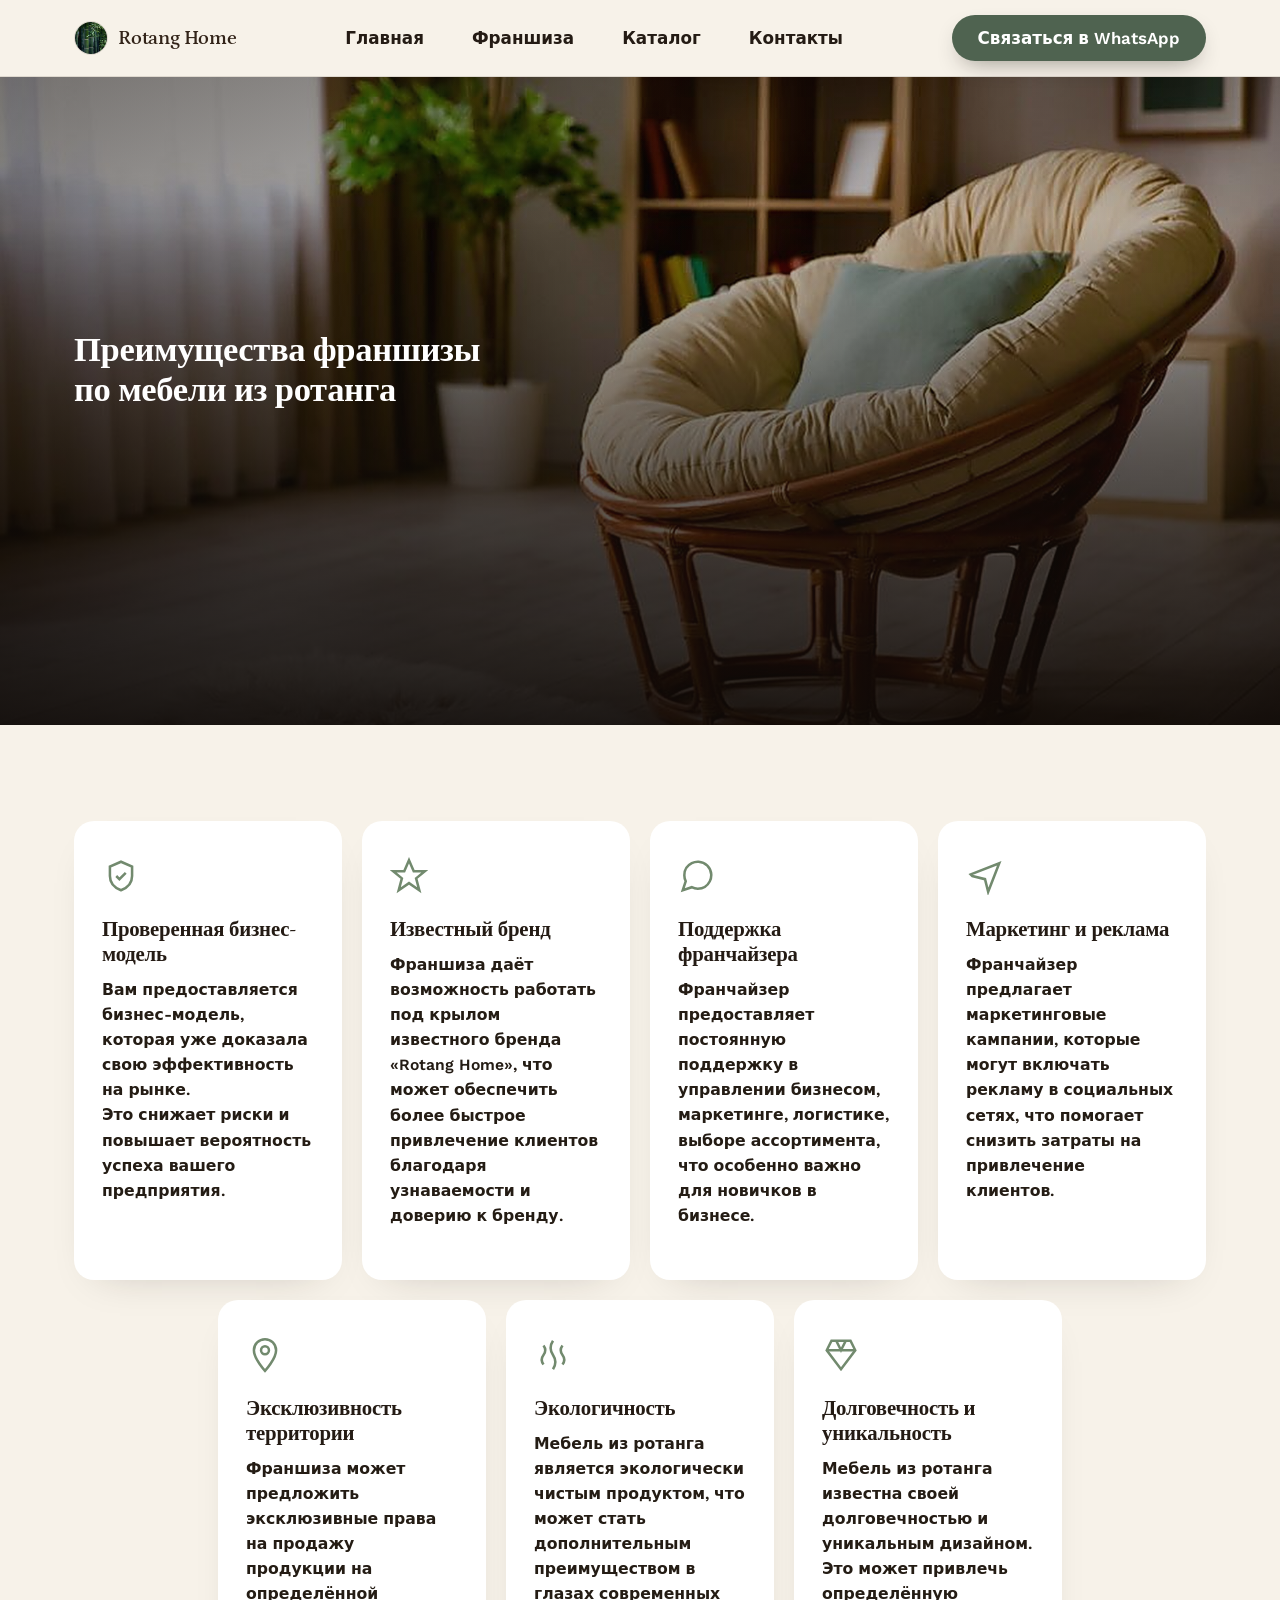
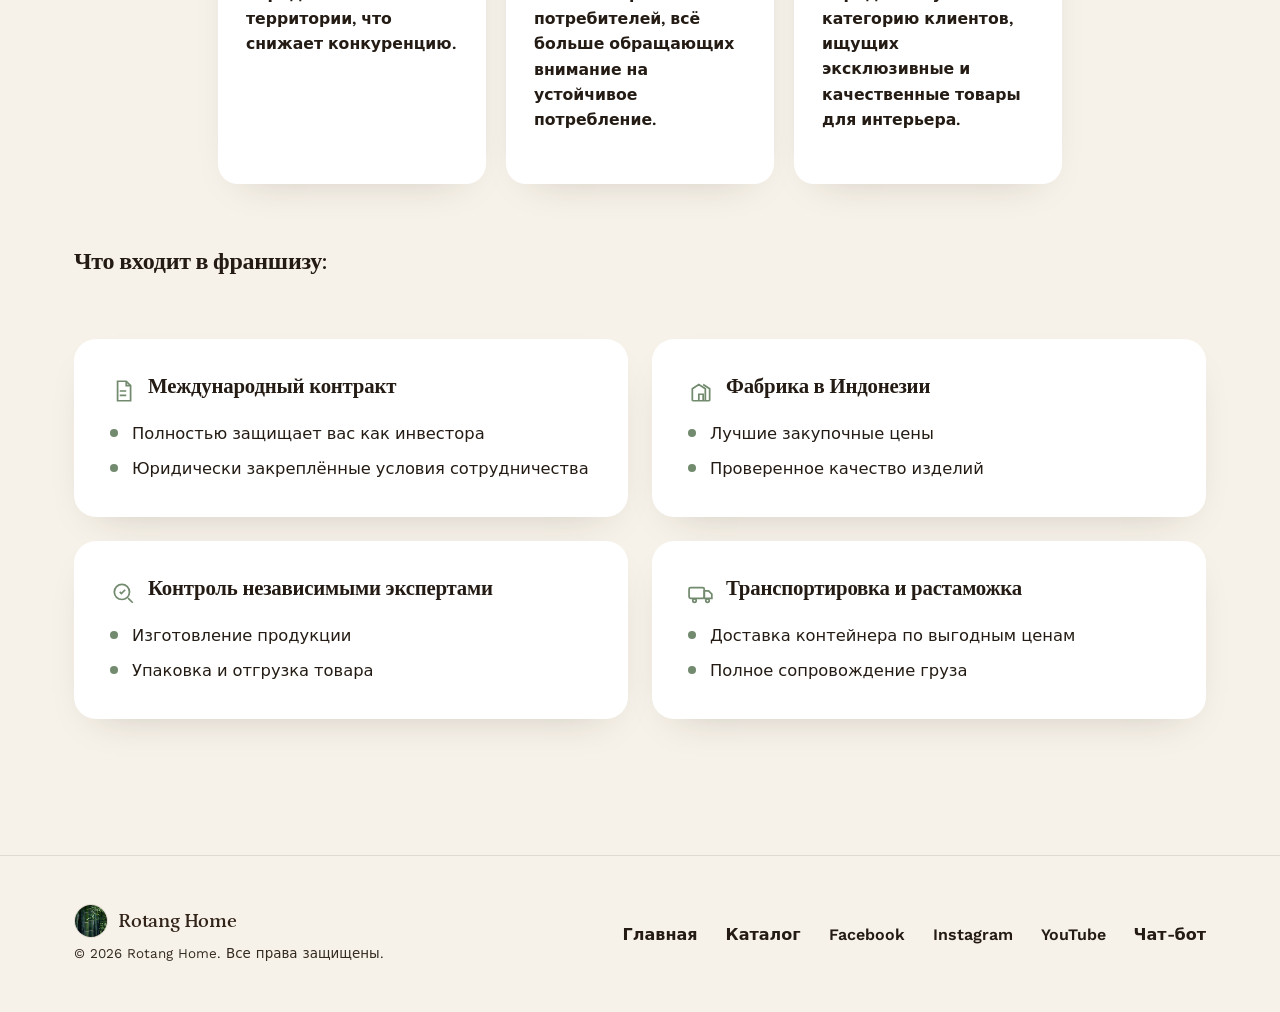
<file: franchise.html>
<!DOCTYPE html>
<html lang="ru">
<head>
<meta charset="UTF-8">
<meta name="viewport" content="width=device-width, initial-scale=1.0">
<title>Франшиза Rotang Home</title>
<meta name="description" content="Франшиза Rotang Home: готовый бизнес по мебели из ротанга. Международный контракт, фабрика в Индонезии, полная поддержка франчайзера.">
<link rel="preconnect" href="https://fonts.googleapis.com">
<link rel="preconnect" href="https://fonts.gstatic.com" crossorigin>
<link href="https://fonts.googleapis.com/css2?family=Petrona:wght@500;600;700&family=Work+Sans:wght@400;500;600&display=swap" rel="stylesheet">
<link rel="stylesheet" href="css/style.css?v=122">
<script>function loadScript(a){var b=document.getElementsByTagName("head")[0],c=document.createElement("script");c.type="text/javascript",c.src="https://tracker.metricool.com/resources/be.js",c.onreadystatechange=a,c.onload=a,b.appendChild(c)}loadScript(function(){beTracker.t({hash:"dea9d42432c9fbcc9238d4cc513367d4"})});</script>
</head>
<body class="page-franchise">

<header class="site">
  <div class="container nav-wrap">
    <a class="logo" href="index.html">
      <img class="mark" src="assets/photos/logo-bamboo.jpg" alt="Логотип Rotang Home">
      Rotang Home
    </a>
    <nav class="links" id="site-nav">
      <div class="links-inner">
        <a href="index.html">Главная</a>
        <a class="active" href="franchise.html">Франшиза</a>
        <a href="catalog.html">Каталог</a>
        <a href="index.html#contacts">Контакты</a>
      </div>
    </nav>
    <a class="btn btn-primary" href="https://wa.me/380679388393" target="_blank" rel="noopener">
      <span class="full">Связаться в WhatsApp</span><span class="short">WhatsApp</span>
    </a>
    <button class="btn btn-primary nav-toggle" type="button" aria-label="Открыть меню" aria-expanded="false" aria-controls="site-nav">Меню</button>
  </div>
</header>

<section class="hero-cover">
  <div class="cover-media">
    <img class="cover-img" src="assets/catalog/papasan/papasan-12-hero.jpg?v=3" alt="Кресло папасан из ротанга Rotang Home">
    <div class="cover-scrim"></div>
  </div>
  <div class="container cover-content">
    <h1>Преимущества франшизы по мебели из ротанга</h1>
  </div>
</section>

<section id="why-franchise">
  <div class="container">
    <h2 class="sr-only">Почему это выгодно</h2>
    <div class="value-grid">
      <div class="value-card">
        <svg class="icon" viewBox="0 0 24 24" fill="none" stroke="currentColor" stroke-width="1.6"><path d="M12 3l7 3v6c0 4.5-3 7.5-7 9-4-1.5-7-4.5-7-9V6z"/><path d="M9 12l2 2 4-4"/></svg>
        <h3>Проверенная бизнес-модель</h3>
        <p>Вам предоставляется бизнес-модель, которая уже доказала свою эффективность на рынке.<br> Это снижает риски и повышает вероятность успеха вашего предприятия.</p>
      </div>
      <div class="value-card">
        <svg class="icon" viewBox="0 0 24 24" fill="none" stroke="currentColor" stroke-width="1.6"><path d="M12 2l3 7h7l-5.5 4.5L18.5 21 12 16.5 5.5 21l2-7.5L2 9h7z"/></svg>
        <h3>Известный бренд</h3>
        <p>Франшиза даёт возможность работать под крылом известного бренда «Rotang Home», что может обеспечить более быстрое привлечение клиентов благодаря узнаваемости и доверию к бренду.</p>
      </div>
      <div class="value-card">
        <svg class="icon" viewBox="0 0 24 24" fill="none" stroke="currentColor" stroke-width="1.6"><path d="M21 11.5a8.38 8.38 0 0 1-.9 3.8 8.5 8.5 0 0 1-7.6 4.7 8.38 8.38 0 0 1-3.8-.9L3 21l1.9-5.7a8.38 8.38 0 0 1-.9-3.8 8.5 8.5 0 0 1 4.7-7.6 8.38 8.38 0 0 1 3.8-.9h.5a8.48 8.48 0 0 1 8 8v.5z"/></svg>
        <h3>Поддержка франчайзера</h3>
        <p>Франчайзер предоставляет постоянную поддержку в управлении бизнесом, маркетинге, логистике, выборе ассортимента, что особенно важно для новичков в бизнесе.</p>
      </div>
      <div class="value-card">
        <svg class="icon" viewBox="0 0 24 24" fill="none" stroke="currentColor" stroke-width="1.6"><path d="M3 11l18-7-7 18-2-8-8-2-1-1z"/></svg>
        <h3>Маркетинг и реклама</h3>
        <p>Франчайзер предлагает маркетинговые кампании, которые могут включать рекламу в социальных сетях, что помогает снизить затраты на привлечение клиентов.</p>
      </div>
      <div class="value-card">
        <svg class="icon" viewBox="0 0 24 24" fill="none" stroke="currentColor" stroke-width="1.6"><path d="M12 22s7-7.5 7-13a7 7 0 1 0-14 0c0 5.5 7 13 7 13z"/><circle cx="12" cy="9" r="2.5"/></svg>
        <h3>Эксклюзивность территории</h3>
        <p>Франшиза может предложить эксклюзивные права на продажу продукции на определённой территории, что снижает конкуренцию.</p>
      </div>
      <div class="value-card">
        <svg class="icon" viewBox="0 0 24 24" fill="none" stroke="currentColor" stroke-width="1.6"><path d="M12 3c-2 3-2 6 0 9s2 6 0 9M6 6c1.5 2 1.5 4 0 6s-1.5 4 0 6M18 6c-1.5 2-1.5 4 0 6s1.5 4 0 6"/></svg>
        <h3>Экологичность</h3>
        <p>Мебель из ротанга является экологически чистым продуктом, что может стать дополнительным преимуществом в глазах современных потребителей, всё больше обращающих внимание на устойчивое потребление.</p>
      </div>
      <div class="value-card">
        <svg class="icon" viewBox="0 0 24 24" fill="none" stroke="currentColor" stroke-width="1.6"><path d="M6 3h12l3 6-9 12L3 9z"/><path d="M3 9h18M9 3l3 6 3-6"/></svg>
        <h3>Долговечность и уникальность</h3>
        <p>Мебель из ротанга известна своей долговечностью и уникальным дизайном.<br> Это может привлечь определённую категорию клиентов, ищущих эксклюзивные и качественные товары для интерьера.</p>
      </div>
    </div>
  </div>
</section>

<section id="package">
  <div class="container">
    <div class="section-head">
      <h2>Что входит в франшизу:</h2>
    </div>
    <div class="package-grid">
      <div class="package-card">
        <h3>
          <svg class="icon" viewBox="0 0 24 24" fill="none" stroke="currentColor" stroke-width="1.6"><path d="M7 3h8l4 4v14H7z"/><path d="M15 3v4h4M9 12h6M9 16h6"/></svg>
          Международный контракт
        </h3>
        <ul>
          <li>Полностью защищает вас как инвестора</li>
          <li>Юридически закреплённые условия сотрудничества</li>
        </ul>
      </div>
      <div class="package-card">
        <h3>
          <svg class="icon" viewBox="0 0 24 24" fill="none" stroke="currentColor" stroke-width="1.6"><path d="M4 21V10l6-4 6 4v11M4 21h16M10 21v-6h4v6M14 6l6 4v11"/></svg>
          Фабрика в Индонезии
        </h3>
        <ul>
          <li>Лучшие закупочные цены</li>
          <li>Проверенное качество изделий</li>
        </ul>
      </div>
      <div class="package-card">
        <h3>
          <svg class="icon" viewBox="0 0 24 24" fill="none" stroke="currentColor" stroke-width="1.6"><circle cx="11" cy="11" r="7"/><path d="M21 21l-4.3-4.3"/><path d="M9 11l1.5 1.5L14 9"/></svg>
          Контроль независимыми экспертами
        </h3>
        <ul>
          <li>Изготовление продукции</li>
          <li>Упаковка и отгрузка товара</li>
        </ul>
      </div>
      <div class="package-card">
        <h3>
          <svg class="icon" viewBox="0 0 24 24" fill="none" stroke="currentColor" stroke-width="1.6"><rect x="1" y="7" width="14" height="10" rx="1.5"/><path d="M15 10h4l3 3v4h-7z"/><circle cx="6" cy="19" r="1.6"/><circle cx="18" cy="19" r="1.6"/></svg>
          Транспортировка и растаможка
        </h3>
        <ul>
          <li>Доставка контейнера по выгодным ценам</li>
          <li>Полное сопровождение груза</li>
        </ul>
      </div>
    </div>
  </div>
</section>


<footer class="site">
  <div class="container footer-grid">
    <div>
      <div class="logo"><img class="mark" src="assets/photos/logo-bamboo.jpg" alt="Логотип"> Rotang Home</div>
      <div class="footer-note">© 2026 Rotang Home. Все права защищены.</div>
    </div>
    <div class="footer-links">
      <a href="index.html">Главная</a>
      <a href="catalog.html">Каталог</a>
      <a href="https://www.facebook.com/Mebel77" target="_blank" rel="noopener">Facebook</a>
      <a href="https://www.instagram.com/rotangovaya_mebel" target="_blank" rel="noopener">Instagram</a>
      <a href="https://www.youtube.com/c/EastVisionUA" target="_blank" rel="noopener">YouTube</a>
      <a href="https://m.me/Mebel77" target="_blank" rel="noopener">Чат-бот</a>
    </div>
  </div>
</footer>

<script src="js/nav.js?v=1" defer></script>
</body>
</html>
</file>
<file: css/style.css>
:root{
  --cream:#F7F2E9;
  --sand:#EAE0C9;
  --rattan:#B98D5B;
  --rattan-dark:#8C6239;
  --espresso:#332419;
  --terracotta:#BD5B34;
  --terracotta-dark:#9C4826;
  --sage:#728A6E;
  --sage-dark:#4F6350;
  --sage-light:#9BB093;
  --ink:#241B14;
  --line: rgba(51,36,25,0.12);
  --emerald:#0E6E4E;
  --emerald-dark:#0A4F38;
  --emerald-light:#2F9E74;
  --muted:#241C14;
  --muted-soft:#332A20;
  --rattan-text:#2E1D10;
}

*{box-sizing:border-box}
html{scroll-behavior:smooth}
body{
  margin:0;
  background:var(--cream);
  color:var(--espresso);
  font-family:'Work Sans', system-ui, sans-serif;
  font-weight:400;
  -webkit-font-smoothing:antialiased;
}
h1,h2,h3,.display{
  font-family:'Petrona', Georgia, serif;
  font-weight:600;
  letter-spacing:-0.01em;
  color:var(--ink);
  margin:0;
}
.eyebrow{
  font-family:'Work Sans', sans-serif;
  text-transform:uppercase;
  letter-spacing:0.13em;
  font-size:1rem;
  font-weight:700;
  color:var(--rattan-text);
}
a{color:inherit;text-decoration:none}
.container{max-width:1180px;margin:0 auto;padding:0 24px}

/* Header */
header.site{
  position:sticky;top:0;z-index:50;
  background:rgba(247,242,233,0.92);
  backdrop-filter:blur(8px);
  border-bottom:1px solid var(--line);
}
.nav-wrap{position:relative;display:flex;align-items:center;justify-content:space-between;height:76px}
.logo{font-family:'Petrona',serif;font-size:1.25rem;font-weight:600;letter-spacing:-0.01em;display:flex;align-items:center;gap:10px}
.logo .mark{width:34px;height:34px;border-radius:50%;object-fit:cover;display:inline-block;border:1px solid var(--line)}
nav.links{display:flex;align-items:center;font-size:1.05rem}
nav.links .links-inner{display:flex;align-items:center;gap:48px}
nav.links a{opacity:1;color:var(--ink);font-weight:600;transition:opacity .2s}
nav.links a:hover{opacity:0.75}
nav.links a.active{opacity:1;font-weight:700}
.btn{
  display:inline-flex;align-items:center;gap:8px;
  padding:13px 26px;border-radius:999px;border:0;
  font-family:inherit;font-size:0.92rem;font-weight:600;line-height:1.2;
  transition:transform .25s ease, box-shadow .25s ease, background .25s ease;
  white-space:nowrap;
}
.btn-primary{background:var(--sage-dark);color:#fff;box-shadow:0 10px 24px -10px rgba(20,14,9,0.45)}
.btn-primary:hover{background:#3D4D3F;transform:translateY(-1px)}
.btn-outline{border:1.5px solid var(--espresso);color:var(--espresso)}
.btn-outline:hover{background:var(--espresso);color:var(--cream)}
header .btn{font-size:1.05rem}

.nav-toggle{display:none;flex-shrink:0;cursor:pointer}

/* Hero */
.hero{position:relative;overflow:hidden}
.hero-grid{display:grid;grid-template-columns:1.1fr 0.9fr;gap:64px;align-items:center;padding:96px 0 80px}
.hero h1{font-size:clamp(2.6rem,5vw,4.2rem);line-height:1.03}
.hero p.lead{font-size:1.15rem;line-height:1.6;color:var(--muted);max-width:46ch;margin-top:24px}
.hero-actions{display:flex;gap:16px;margin-top:40px;flex-wrap:wrap}
.hero-photo{position:relative;border-radius:28px;overflow:hidden;aspect-ratio:4/5;box-shadow:0 40px 80px -30px rgba(36,27,20,0.45)}
.hero-photo img{width:100%;height:100%;object-fit:cover;display:block}
.hero-photo .credit{position:absolute;bottom:14px;right:16px;font-size:0.74rem;color:rgba(255,255,255,0.9);letter-spacing:0.02em;text-shadow:0 1px 3px rgba(20,14,9,0.6)}
.stat-chip{
  position:absolute;left:-28px;bottom:32px;background:var(--cream);
  border-radius:18px;padding:18px 22px;box-shadow:0 20px 40px -18px rgba(36,27,20,0.35);
  border:1px solid var(--line);
}
.stat-chip .num{font-family:'Petrona',serif;font-size:1.9rem;font-weight:600;color:var(--sage)}
.stat-chip .lbl{font-size:0.82rem;color:var(--muted);margin-top:4px;line-height:1.4}

/* Text-free visual hero: full-bleed photo */
.hero-visual{position:relative;height:92vh;overflow:hidden;background:var(--ink)}
.hero-visual .cover-img{position:absolute;inset:0;width:100%;height:100%;object-fit:cover;display:block}
@media (max-width:640px){
  .hero-visual{height:auto;aspect-ratio:1/1}
  .hero-visual .cover-img{object-position:85% center}
}

/* Cover hero (full-bleed) */
.hero-cover{
  position:relative;width:100%;min-height:72vh;display:flex;align-items:center;
  overflow:hidden;background:#15100b;
}
.hero-cover .cover-media{position:absolute;inset:0;width:100%;height:100%}
.hero-cover .cover-img-bg{display:none}
.hero-cover .cover-img{
  position:absolute;inset:0;width:100%;height:100%;object-fit:cover;
  object-position:65% 50%;
}
.hero-cover .cover-scrim{
  position:absolute;inset:0;
  background:
    linear-gradient(180deg, rgba(20,14,9,0.35) 0%, rgba(20,14,9,0.2) 22%, rgba(20,14,9,0.55) 55%, rgba(15,10,7,0.92) 100%),
    linear-gradient(90deg, rgba(15,10,7,0.35) 0%, rgba(15,10,7,0.05) 55%);
}
.hero-cover .cover-content{
  position:relative;z-index:2;width:100%;color:#fff;margin-bottom:60px;
}
/* Below ~740px tall/narrow viewports, overlaying text on the photo squeezes the
   image into a thin strip. Stack instead: full uncropped photo on top, text on
   its own panel below, so nothing overlaps and nothing gets cropped. */
@media (max-width:760px){
  .hero-cover{
    height:auto;min-height:0;display:block;overflow:visible;background:var(--cream);padding:0;
  }
  .hero-cover .cover-media{
    position:relative;inset:auto;width:100%;aspect-ratio:933/667;overflow:hidden;
  }
  .hero-cover .cover-img{object-fit:cover;object-position:center 42%}
  .hero-cover .cover-scrim{
    background:linear-gradient(180deg, rgba(20,14,9,0) 60%, rgba(15,10,7,0.55) 100%);
  }
  .hero-cover .cover-content{
    padding:32px 20px 40px;background:var(--cream);margin-bottom:0;
  }
  .hero-cover h1{max-width:none}
  .hero-cover p.lead{max-width:none}
}
.hero-cover .eyebrow{color:var(--sand)}
.hero-cover h1{color:#fff;font-size:clamp(1.5rem,2.7vw,2.2rem);line-height:1.15;max-width:18ch}
.hero-cover p.lead{color:rgba(255,255,255,0.92);max-width:46ch;font-size:1.12rem;line-height:1.6;margin-top:22px}
.hero-cover .credit{position:absolute;z-index:2;bottom:20px;right:24px;font-size:0.8rem;color:rgba(255,255,255,0.78);text-shadow:0 1px 3px rgba(20,14,9,0.6)}
.hero-cover .stat-row{display:flex;gap:36px;margin-top:44px;flex-wrap:wrap}
.hero-cover .stat-row .num{font-family:'Petrona',serif;font-size:1.8rem;color:#fff}
.hero-cover .stat-row .lbl{font-size:0.82rem;color:rgba(255,255,255,0.88);margin-top:4px;max-width:16ch;line-height:1.4}
.mobile-break{display:none}
@media (max-width:760px){
  .hero-cover h1{color:var(--ink)}
  .hero-cover p.lead{color:var(--muted)}
  #why-franchise{padding-top:0}
  .mobile-break{display:block}
}

/* Sections */
section{padding:96px 0}
.section-head{max-width:640px;margin-bottom:56px}
#why-franchise{padding-bottom:32px}
#package{padding-top:32px}
#package .section-head{margin-bottom:64px}
#why{padding-bottom:32px}
#why .section-head{max-width:700px;margin-left:auto;margin-right:auto;text-align:center}
#gallery{padding-top:32px}
#gallery .section-head{margin-bottom:64px}
.section-head h2{font-size:clamp(1.1rem,2vw,1.5rem);margin-top:12px;line-height:1.15}
.section-head h2:first-child{margin-top:0}
#contacts h2{font-size:clamp(1.1rem,2vw,1.5rem);line-height:1.15}
.section-head p{margin-top:18px;color:var(--muted);font-size:1.05rem;line-height:1.6;font-weight:500}
@media (min-width:641px){
  #contacts h2{font-size:clamp(1.1rem,1.7vw,1.25rem)}
}
@media (max-width:640px){
  #why .section-head h2{font-size:1.35rem}
}

.video-embed{position:relative;width:100%;max-width:700px;aspect-ratio:1/1;margin:40px auto;border-radius:20px;overflow:hidden;box-shadow:0 16px 40px -26px rgba(36,27,20,0.25);cursor:pointer}
.video-embed iframe{position:absolute;inset:0;width:100%;height:100%;border:0}
.video-embed img{position:absolute;inset:0;width:100%;height:100%;object-fit:cover;object-position:center center;transition:transform .4s ease}
.video-embed:hover img{transform:scale(1.03)}
.video-embed:before{content:"";position:absolute;inset:0;background:rgba(36,27,20,0.22)}
.video-play{position:absolute;top:50%;left:50%;transform:translate(-50%,-50%);width:54px;height:54px;border-radius:50%;background:var(--sage-dark);color:#fff;display:flex;align-items:center;justify-content:center;box-shadow:0 12px 30px -10px rgba(0,0,0,0.5);transition:transform .2s ease,background .2s ease}
.video-play svg{width:19px;height:19px;margin-left:3px}
.video-embed:hover .video-play{transform:translate(-50%,-50%) scale(1.08);background:#3D4D3F}
@media (min-width:641px){
  .video-embed{aspect-ratio:1/0.8}
  .video-embed img{object-position:center 80%}
}
@media (max-width:640px){
  .video-embed{aspect-ratio:4/5;width:92%;margin:32px auto}
  .video-play{width:48px;height:48px}
  .video-play svg{width:17px;height:17px;margin-left:2px}
}

.value-grid{display:grid;grid-template-columns:repeat(4,1fr);gap:20px}
.value-card{background:#fff;padding:36px 28px;border-radius:20px;box-shadow:0 16px 40px -26px rgba(36,27,20,0.25)}
.value-card .icon{width:38px;height:38px;color:var(--sage);margin-bottom:18px}
.value-card h3{font-size:1.3rem}
.value-card p{margin-top:10px;color:var(--muted);font-size:0.98rem;line-height:1.6;font-weight:600}
@media (max-width:1000px){.value-grid{grid-template-columns:repeat(2,1fr)}}
#why-franchise .value-grid,
#why .value-grid{display:flex;flex-wrap:wrap;justify-content:center}
#why-franchise .value-card,
#why .value-card{flex:0 1 calc(25% - 15px)}
@media (max-width:1000px){
  #why-franchise .value-card,
  #why .value-card{flex-basis:calc(50% - 10px)}
}
@media (max-width:860px){
  #why-franchise .value-card,
  #why .value-card{flex-basis:100%}
}
.value-card.no-frame{background:transparent;box-shadow:none;padding:36px 0;gap:0}
.value-card.no-frame h3,
.value-card.no-frame p{
  font-family:'Work Sans', sans-serif;
  font-size:1rem;
  font-weight:600;
  line-height:1.35;
  color:var(--ink)!important;
  margin:0;
}
.value-card.no-frame .messenger-links{margin:0}
.value-card.no-frame .messenger-links a{
  font-family:'Work Sans', sans-serif;
  font-size:1rem;
  font-weight:600;
  color:var(--sage-dark)!important;
}
.value-card.no-frame .phone-link{
  display:inline-block;margin:0;
  font-family:'Work Sans', sans-serif;
  font-size:1rem;
  font-weight:600;
  line-height:1.35;
  color:var(--sage-dark);
  border-bottom:none;padding-bottom:0;
}
.value-card.no-frame .phone-link:hover{opacity:0.75}

.gallery{display:grid;grid-template-columns:1.3fr 1fr;gap:20px}
.gallery .tall{grid-row:span 2;border-radius:24px;overflow:hidden;aspect-ratio:3/4}
.gallery .wide{border-radius:24px;overflow:hidden;aspect-ratio:16/11}
.gallery img{width:100%;height:100%;object-fit:cover;display:block;transition:transform .6s ease}
.gallery a:hover img{transform:scale(1.04)}

/* Catalog: grouped by product type, natural tones then colorful within each group */
.catalog-chapter{margin-top:88px}
.catalog-chapter:first-child{margin-top:0}
.catalog-chapter-head{margin-bottom:32px;padding-bottom:18px;border-bottom:2px solid var(--rattan-dark)}
.catalog-chapter-head h2{font-size:clamp(1.1rem,2vw,1.5rem);margin-top:10px}
.catalog-group{margin-top:56px}
.catalog-chapter>.catalog-group:first-of-type{margin-top:0}
.catalog-group:first-child{margin-top:0}
.catalog-group-head{display:flex;align-items:baseline;justify-content:space-between;gap:16px;margin-bottom:20px;border-bottom:1px solid var(--line);padding-bottom:14px}
.catalog-group-head h3{font-size:1.25rem}
.catalog-group-head .count{font-size:0.88rem;font-weight:500;color:var(--muted-soft);white-space:nowrap}
.catalog-grid{display:grid;grid-template-columns:repeat(auto-fill,minmax(200px,1fr));gap:16px}
.catalog-grid a{border-radius:16px;overflow:hidden;aspect-ratio:1/1;display:block;background:var(--sand)}
.catalog-grid img{width:100%;height:100%;object-fit:cover;display:block;transition:transform .5s ease}
.catalog-grid a:hover img{transform:scale(1.06)}
@media (max-width:640px){.catalog-grid{grid-template-columns:repeat(2,1fr)}}

.proof-band{display:grid;grid-template-columns:repeat(4,1fr);gap:32px}
.proof-band .num{font-family:'Petrona',serif;font-size:2.4rem;color:var(--ink)}
.proof-band .lbl{font-size:0.88rem;color:var(--muted);margin-top:6px;line-height:1.45}

.contact-grid{max-width:620px}
.contact-list{display:flex;flex-direction:column;gap:22px;margin-top:32px}
.contact-item{display:flex;gap:16px;align-items:flex-start}
.contact-item .icon{width:22px;height:22px;color:var(--sage);flex-shrink:0;margin-top:2px}
.contact-item .t{font-weight:600;font-size:1rem;color:var(--muted)}
.contact-item .s{color:var(--muted);font-size:1rem;margin-top:3px;line-height:1.5}
.contact-item .s a{color:var(--sage-dark);font-weight:600;text-decoration:none;border-bottom:1px solid transparent;transition:border-color .2s}
.contact-item .s a:hover{border-color:var(--sage-dark)}
.wallet-copy{display:inline-flex;align-items:center;gap:8px;background:none;border:0;padding:2px 0;margin-top:3px;font-family:'Work Sans',monospace;font-size:0.82rem;font-weight:600;color:#000;word-break:break-all;text-align:left;line-height:1.5;cursor:pointer;position:relative}
.wallet-copy-icon{width:16px;height:16px;flex-shrink:0;color:var(--sage-dark);transition:color .2s,transform .2s}
.wallet-copy:hover .wallet-copy-icon{color:var(--sage)}
.wallet-copy:active .wallet-copy-icon{transform:scale(0.9)}
.wallet-copy:before{content:"Скопировано";position:absolute;left:0;bottom:calc(100% + 6px);background:var(--sage-dark);color:#fff;font-family:'Work Sans',sans-serif;font-size:0.78rem;font-weight:600;padding:5px 12px;border-radius:999px;opacity:0;transform:translateY(4px);transition:opacity .2s ease,transform .2s ease;pointer-events:none;white-space:nowrap}
.wallet-copy.copied:before{opacity:1;transform:translateY(0)}
.messenger-links a{color:var(--sage-dark);text-decoration:none;border-bottom:1px solid transparent;transition:border-color .2s}
.messenger-links a:hover{border-color:var(--sage-dark)}

/* Franchise-specific */
.steps{display:grid;grid-template-columns:repeat(4,1fr);gap:28px;counter-reset:step}
.step{position:relative;padding-top:8px}
.step .n{font-family:'Petrona',serif;font-size:2.6rem;color:var(--sand);-webkit-text-stroke:1.5px var(--rattan-dark);color:transparent}
.step h3{margin-top:8px;font-size:1.05rem}
.step p{margin-top:8px;color:var(--muted);font-size:0.95rem;line-height:1.6}

.package-grid{display:grid;grid-template-columns:repeat(2,1fr);gap:24px}
.package-card{border-radius:22px;padding:36px;background:#fff;box-shadow:0 16px 40px -24px rgba(36,27,20,0.25)}
.package-card h3{font-size:1.3rem;display:flex;align-items:flex-start;gap:12px;line-height:1.25}
.package-card .icon{width:26px;height:26px;color:var(--sage);flex-shrink:0;margin-top:3px}
.package-card ul{margin:18px 0 0;padding:0;list-style:none;display:flex;flex-direction:column;gap:10px}
.package-card li{font-size:1.02rem;font-weight:500;color:var(--muted);line-height:1.5;padding-left:22px;position:relative}
.package-card li:before{content:"";position:absolute;left:0;top:7px;width:8px;height:8px;border-radius:50%;background:var(--sage)}
.note-box{margin-top:20px;padding:16px 18px;background:var(--sand);border-radius:14px;font-size:0.9rem;color:var(--rattan-text);line-height:1.55}

.apply-band{text-align:center}
.apply-band h2{color:var(--ink);font-size:clamp(1.75rem,3.5vw,2.45rem)}
.apply-band p{color:var(--muted);max-width:52ch;margin:18px auto 0;line-height:1.6}
.apply-band .messenger-links{font-size:1rem;font-weight:500;margin:16px auto 0;letter-spacing:0.01em}
.apply-band .hero-actions{justify-content:center;margin-top:28px}
.apply-band .phone-link{
  display:inline-block;font-family:'Petrona',serif;font-weight:600;font-size:1.35rem;
  color:var(--sage-dark);border-bottom:2px solid var(--sage-dark);padding-bottom:2px;
}
.apply-band .phone-link:hover{color:var(--ink);border-color:var(--ink)}

footer.site{border-top:1px solid var(--line);padding:48px 0;margin-top:40px}
.footer-grid{display:flex;justify-content:space-between;align-items:center;flex-wrap:wrap;gap:20px}
.footer-links{display:flex;gap:28px;font-size:1rem;font-weight:600;color:var(--muted)}
.footer-note{font-size:0.84rem;color:var(--muted-soft);margin-top:6px;line-height:1.5}

.btn .short{display:none}

.sr-only{position:absolute;width:1px;height:1px;padding:0;margin:-1px;overflow:hidden;clip:rect(0,0,0,0);white-space:nowrap;border:0}

.page-franchise .apply-band h2{font-size:clamp(1.1rem,2vw,1.5rem)}

@media (max-width: 860px){
  .hero-grid{grid-template-columns:1fr;padding:56px 0}
  .nav-toggle{display:flex}
  nav.links{
    position:absolute;top:100%;left:0;right:0;margin-top:1px;
    display:grid;grid-template-rows:0fr;
    background:var(--cream);
    border:1px solid var(--line);border-top:none;
    border-radius:0 0 16px 16px;
    box-shadow:0 20px 40px -24px rgba(36,27,20,0.35);
    opacity:0;pointer-events:none;
    transition:grid-template-rows .25s ease, opacity .2s ease;
  }
  nav.links .links-inner{
    display:flex;flex-direction:column;gap:0;
    overflow:hidden;min-height:0;
  }
  nav.links a{padding:14px 24px;border-bottom:1px solid var(--line)}
  nav.links a:last-child{border-bottom:none}
  header.nav-open nav.links{grid-template-rows:1fr;opacity:1;pointer-events:auto}
  .value-grid{grid-template-columns:1fr}
  #why-franchise .value-card.no-frame{display:none !important}
  .gallery{grid-template-columns:1fr}
  .gallery .tall{aspect-ratio:16/11}
  .proof-band{grid-template-columns:repeat(2,1fr)}
  .steps{grid-template-columns:repeat(2,1fr)}
  .package-grid{grid-template-columns:1fr}
  .stat-chip{left:16px}
  section{padding:64px 0}
}

@media (max-width: 540px){
  .nav-wrap{height:auto;padding:14px 16px;flex-wrap:wrap;gap:10px 16px}
  .logo{font-size:1.15rem;white-space:nowrap;color:var(--ink);font-weight:700}
  .logo .mark{width:28px;height:28px}
  header .btn{padding:10px 18px;font-size:0.85rem;min-width:108px;justify-content:center}
  header .btn .full{display:none}
  header .btn .short{display:inline}
}
</file>
